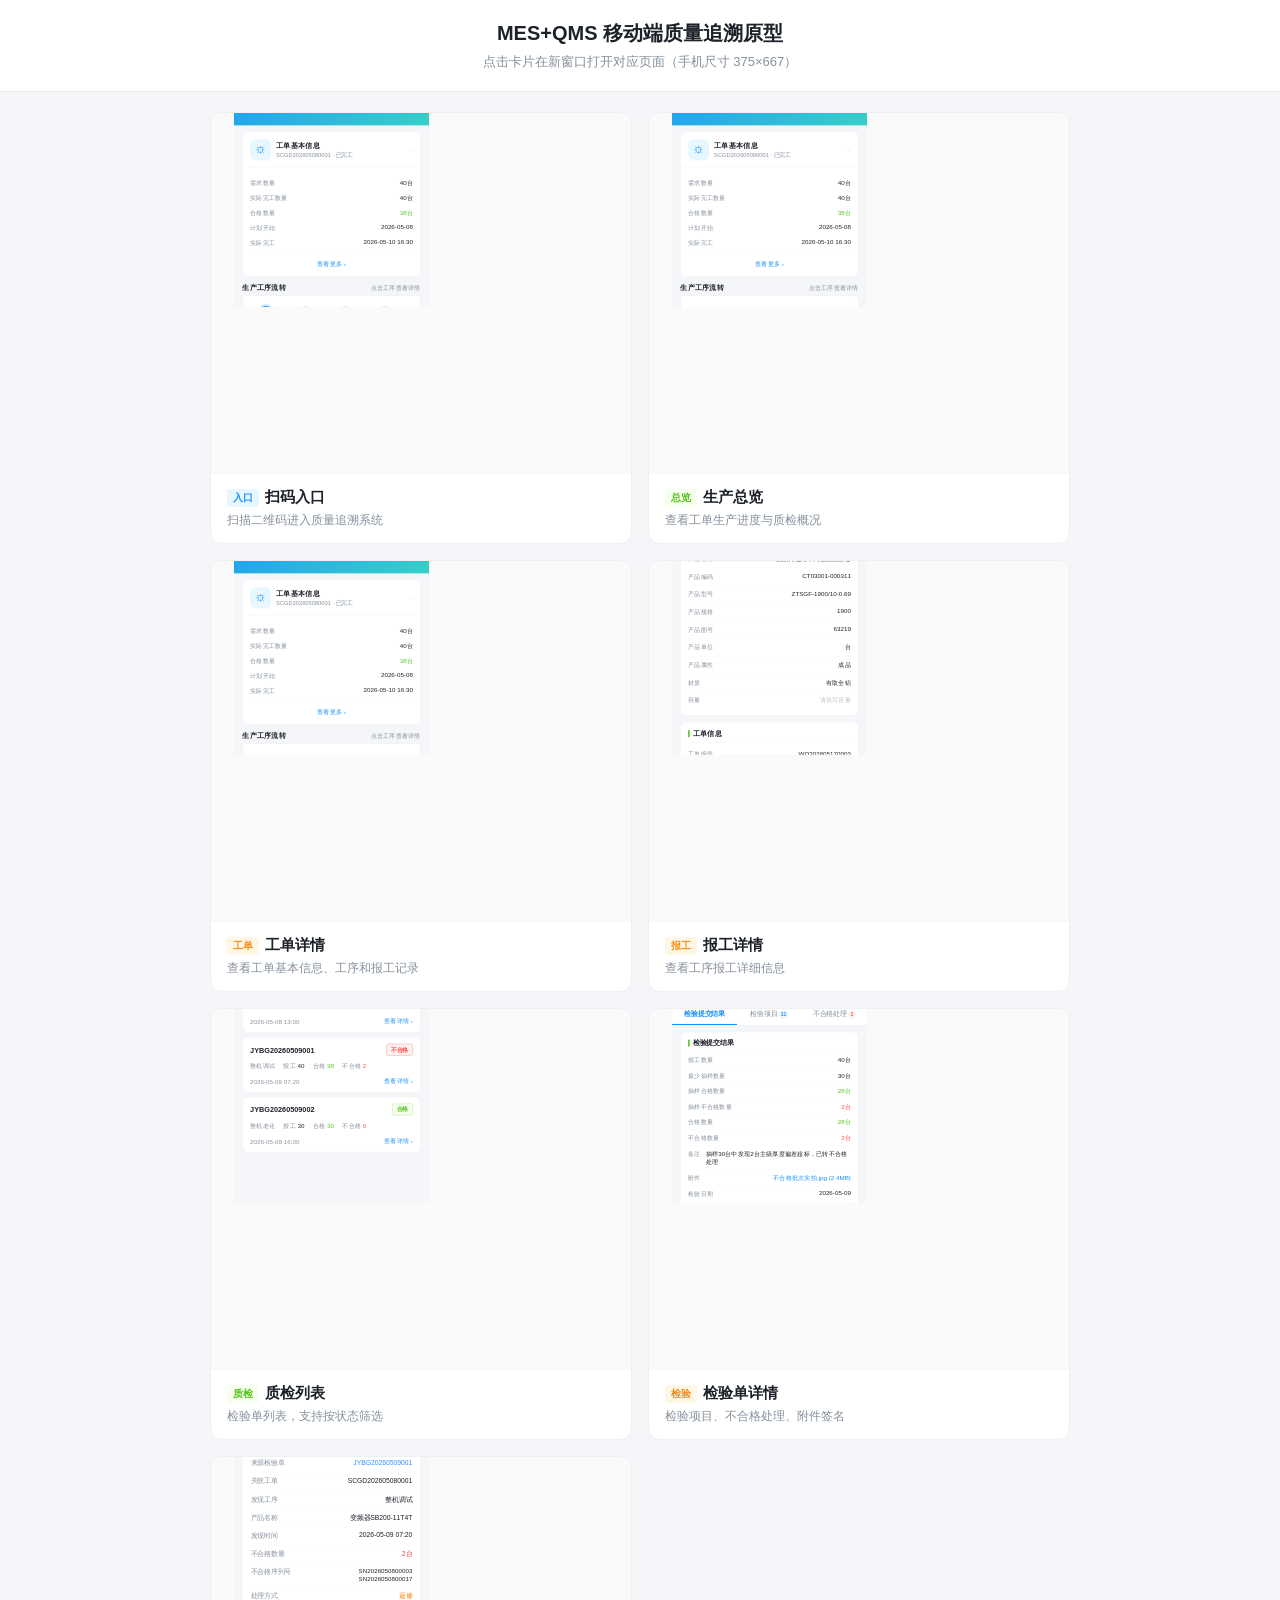
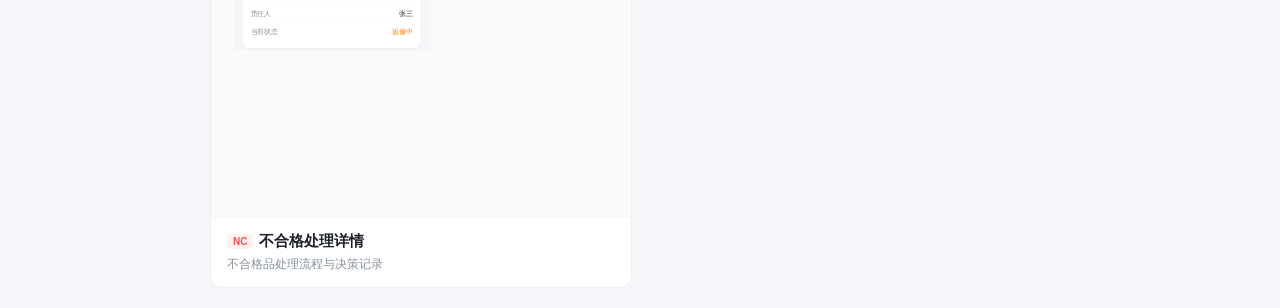
<file: index.html>
<!DOCTYPE html>
<html lang="zh-CN">
<head>
<meta charset="UTF-8">
<meta name="viewport" content="width=device-width,initial-scale=1.0">
<title>移动端质量追溯原型</title>
<style>
*{margin:0;padding:0;box-sizing:border-box}
body{font-family:PingFang SC,Microsoft YaHei,sans-serif;background:#f5f6fa;color:#1d2129;min-height:100vh}
.header{background:#fff;padding:20px;border-bottom:1px solid #e8e8e8;text-align:center}
.header h1{font-size:20px;font-weight:600;margin-bottom:6px}
.header p{font-size:13px;color:#86909c}
.grid{display:grid;grid-template-columns:repeat(auto-fill,minmax(280px,1fr));gap:16px;padding:20px;max-width:900px;margin:0 auto}
.card{background:#fff;border-radius:12px;border:1px solid #f0f0f0;overflow:hidden;transition:box-shadow .2s;cursor:pointer;text-decoration:none;color:inherit;display:block}
.card:hover{box-shadow:0 4px 16px rgba(0,0,0,.08)}
.card-preview{height:360px;background:#fafafa;display:flex;align-items:center;justify-content:center;overflow:hidden}
.card-preview iframe{width:375px;height:667px;border:none;transform:scale(.52);transform-origin:top left}
.card-body{padding:14px 16px;border-top:1px solid #f5f5f5}
.card-title{font-size:15px;font-weight:600;margin-bottom:4px;display:flex;align-items:center;gap:6px}
.card-desc{font-size:12px;color:#86909c;line-height:1.5}
.badge{font-size:10px;padding:2px 6px;border-radius:3px;font-weight:600}
.badge-entry{background:#e6f7ff;color:#1890ff}
.badge-list{background:#f6ffed;color:#52c41a}
.badge-detail{background:#fff7e6;color:#fa8c16}
.badge-nc{background:#fff1f0;color:#ff4d4f}
</style>
</head>
<body>
<div class="header">
  <h1>MES+QMS 移动端质量追溯原型</h1>
  <p>点击卡片在新窗口打开对应页面（手机尺寸 375×667）</p>
</div>
<div class="grid">

  <a class="card" href="mobile-scan.html" target="_blank">
    <div class="card-preview"><iframe src="mobile-scan.html" scrolling="no"></iframe></div>
    <div class="card-body">
      <div class="card-title"><span class="badge badge-entry">入口</span>扫码入口</div>
      <div class="card-desc">扫描二维码进入质量追溯系统</div>
    </div>
  </a>

  <a class="card" href="mobile-overview.html" target="_blank">
    <div class="card-preview"><iframe src="mobile-overview.html" scrolling="no"></iframe></div>
    <div class="card-body">
      <div class="card-title"><span class="badge badge-list">总览</span>生产总览</div>
      <div class="card-desc">查看工单生产进度与质检概况</div>
    </div>
  </a>

  <a class="card" href="mobile-production.html" target="_blank">
    <div class="card-preview"><iframe src="mobile-production.html" scrolling="no"></iframe></div>
    <div class="card-body">
      <div class="card-title"><span class="badge badge-detail">工单</span>工单详情</div>
      <div class="card-desc">查看工单基本信息、工序和报工记录</div>
    </div>
  </a>

  <a class="card" href="mobile-wo-detail.html" target="_blank">
    <div class="card-preview"><iframe src="mobile-wo-detail.html" scrolling="no"></iframe></div>
    <div class="card-body">
      <div class="card-title"><span class="badge badge-detail">报工</span>报工详情</div>
      <div class="card-desc">查看工序报工详细信息</div>
    </div>
  </a>

  <a class="card" href="mobile-quality.html" target="_blank">
    <div class="card-preview"><iframe src="mobile-quality.html" scrolling="no"></iframe></div>
    <div class="card-body">
      <div class="card-title"><span class="badge badge-list">质检</span>质检列表</div>
      <div class="card-desc">检验单列表，支持按状态筛选</div>
    </div>
  </a>

  <a class="card" href="mobile-qc-detail.html" target="_blank">
    <div class="card-preview"><iframe src="mobile-qc-detail.html" scrolling="no"></iframe></div>
    <div class="card-body">
      <div class="card-title"><span class="badge badge-detail">检验</span>检验单详情</div>
      <div class="card-desc">检验项目、不合格处理、附件签名</div>
    </div>
  </a>

  <a class="card" href="mobile-nc-detail.html" target="_blank">
    <div class="card-preview"><iframe src="mobile-nc-detail.html" scrolling="no"></iframe></div>
    <div class="card-body">
      <div class="card-title"><span class="badge badge-nc">NC</span>不合格处理详情</div>
      <div class="card-desc">不合格品处理流程与决策记录</div>
    </div>
  </a>

</div>
</body>
</html>
</file>
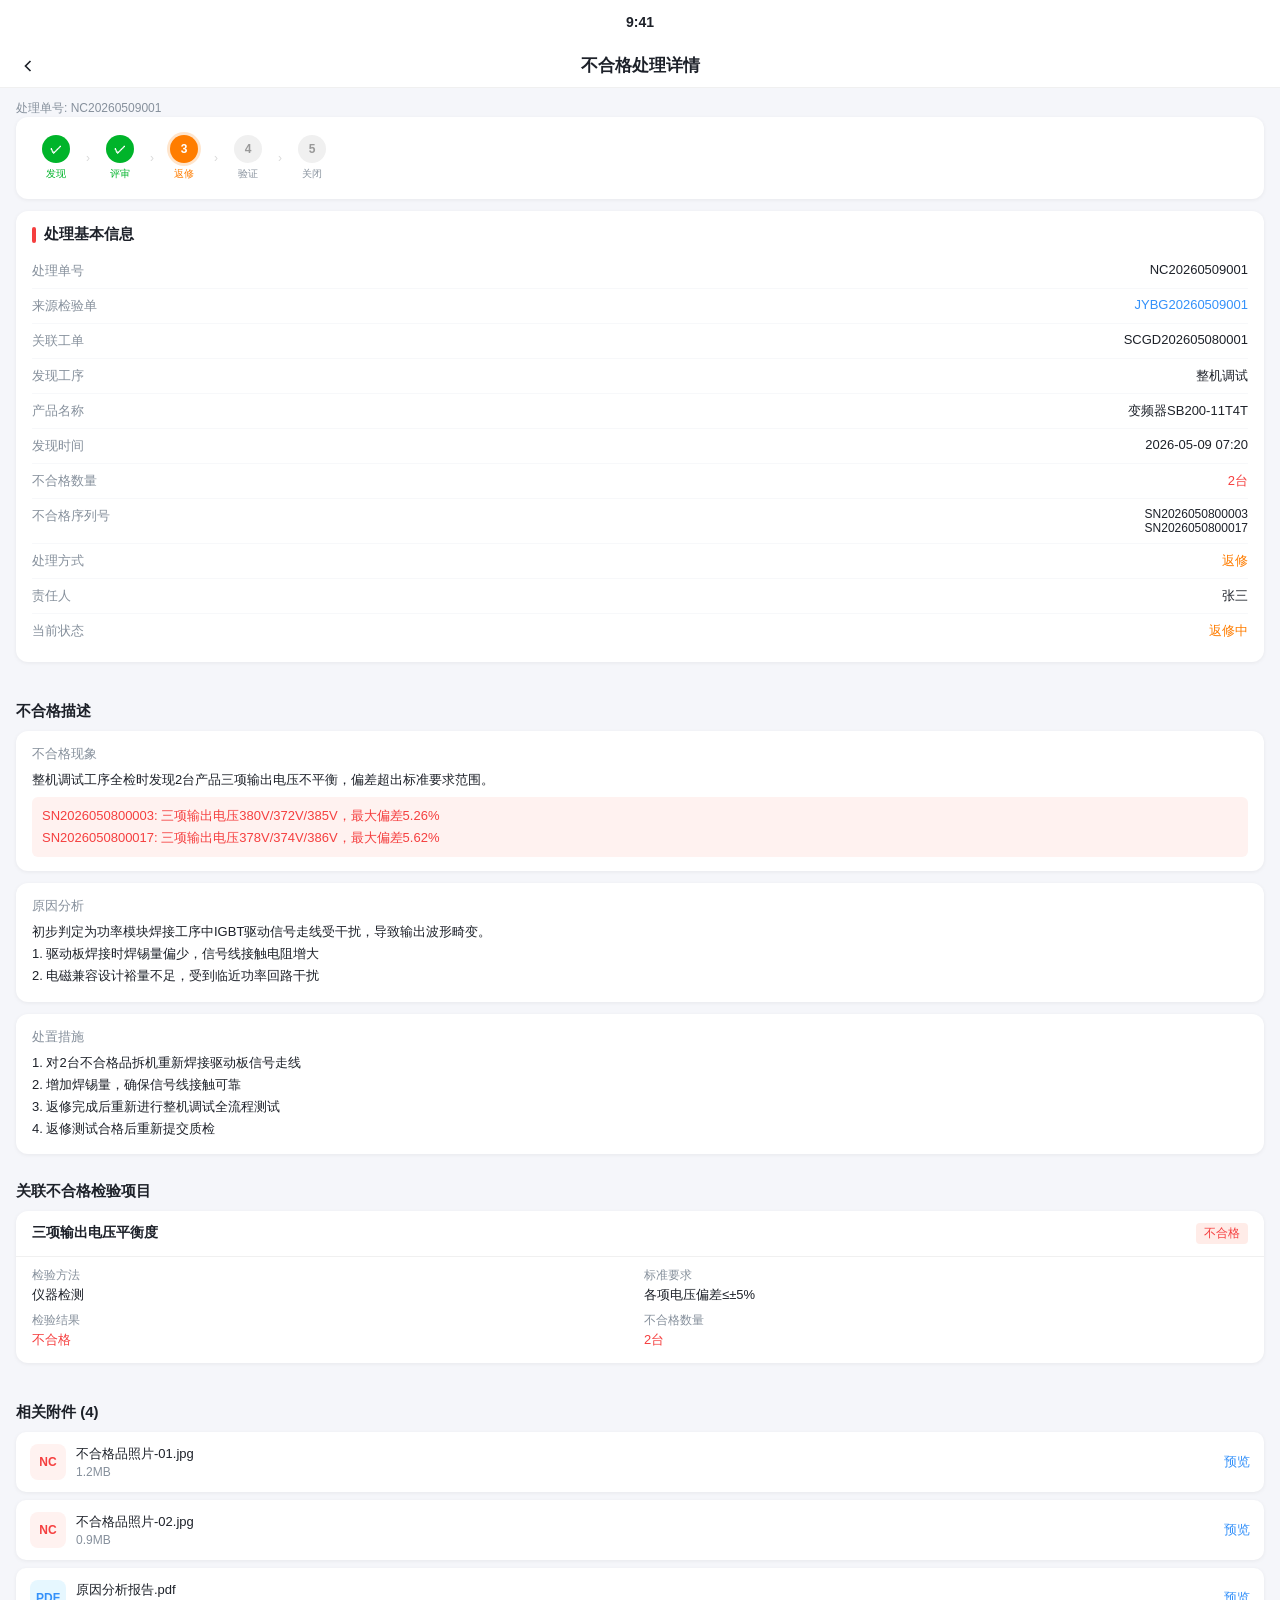
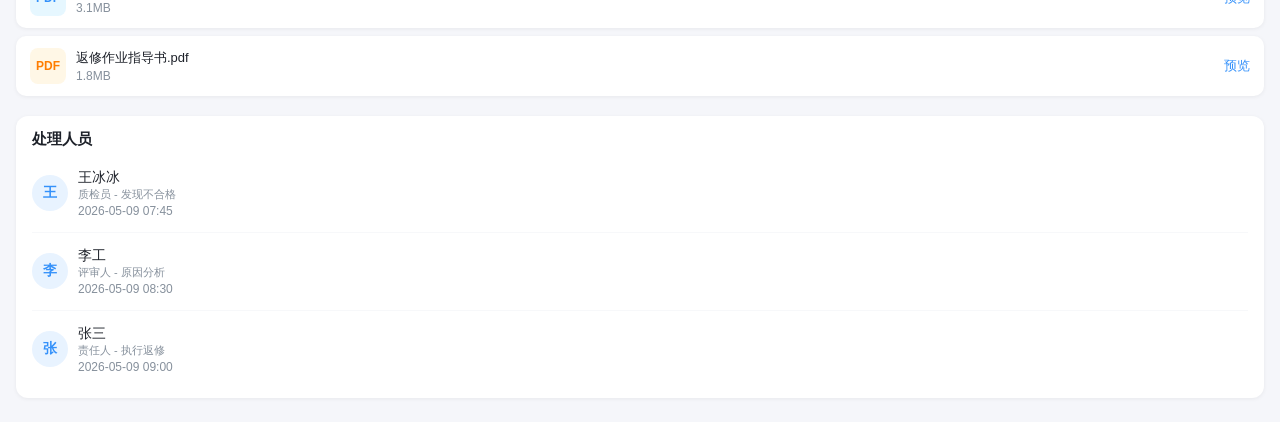
<file: mobile-nc-detail.html>
<!DOCTYPE html>
<html lang="zh-CN">
<head>
<meta charset="UTF-8">
<meta name="viewport" content="width=device-width,initial-scale=1.0,maximum-scale=1.0,user-scalable=no">
<title>不合格处理详情</title>
<link rel="stylesheet" href="mobile-common.css">
<style>
.sbar{height:44px;display:flex;align-items:center;justify-content:center;font-size:14px;font-weight:600;color:#1d2129;background:#fff;position:sticky;top:0;z-index:100}
.nbar{display:flex;align-items:center;height:44px;background:#fff;padding:0 12px;position:sticky;top:44px;z-index:99;border-bottom:1px solid #f0f0f0}
.nb-back{width:32px;height:32px;display:flex;align-items:center;justify-content:center;cursor:pointer}
.nb-back svg{width:20px;height:20px}
.nb-title{flex:1;text-align:center;font-size:17px;font-weight:600;color:#1d2129;margin-right:32px}
.dsec{padding:0 16px 12px}
.dcard{background:#fff;border-radius:12px;overflow:hidden;margin-bottom:12px;box-shadow:0 1px 4px rgba(0,0,0,.06)}
.dcard-t{font-size:15px;font-weight:600;color:#1d2129;padding:14px 16px 10px;display:flex;align-items:center;gap:8px}
.dcard-b{padding:0 16px 14px}
.drow{display:flex;justify-content:space-between;align-items:flex-start;padding:8px 0;border-bottom:1px solid #f7f8fa}
.drow:last-child{border-bottom:none}
.dl{color:#86909c;font-size:13px;white-space:nowrap;margin-right:8px}
.dv{color:#1d2129;font-size:13px;text-align:right;flex:1;word-break:break-all}
.dv.red{color:#f53f3f}
.dv.orange{color:#ff7d00}
.dv.blue{color:#3491fa;cursor:pointer}
.stit{font-size:15px;font-weight:600;color:#1d2129;padding:16px 16px 10px}
.ncard{background:#fff;border-radius:12px;margin:0 16px 12px;box-shadow:0 1px 4px rgba(0,0,0,.06);overflow:hidden;padding:14px 16px}
.nt{font-size:13px;color:#86909c;margin-bottom:6px}
.ntx{font-size:13px;color:#1d2129;line-height:1.7}
.ntx.red{color:#f53f3f;background:#fff2f0;padding:8px 10px;border-radius:6px;margin-top:6px}
.nflow{display:flex;align-items:center;padding:12px 16px;margin:0 16px 12px;background:#fff;border-radius:12px;box-shadow:0 1px 4px rgba(0,0,0,.06);overflow-x:auto}
.nfs{flex-shrink:0;text-align:center;padding:6px 10px}
.nfs .nfc{width:28px;height:28px;border-radius:50%;margin:0 auto 4px;display:flex;align-items:center;justify-content:center;font-size:12px;font-weight:600}
.nfs.done .nfc{background:#00b42a;color:#fff}
.nfs.cur .nfc{background:#ff7d00;color:#fff;box-shadow:0 0 0 3px rgba(255,125,0,0.2)}
.nfs.pend .nfc{background:#f0f0f0;color:#999}
.nfs .nfn{font-size:10px;color:#86909c;white-space:nowrap}
.nfs.done .nfn{color:#00b42a}
.nfs.cur .nfn{color:#ff7d00;font-weight:500}
.nfa{flex-shrink:0;width:16px;color:#d9d9d9;font-size:12px;text-align:center}
.iic{background:#fff;border-radius:12px;margin-bottom:12px;box-shadow:0 1px 4px rgba(0,0,0,.06);overflow:hidden}
.iih{display:flex;justify-content:space-between;align-items:center;padding:12px 16px;border-bottom:1px solid #f0f0f0}
.iihn{font-size:14px;font-weight:600;color:#1d2129}
.iir{font-size:12px;font-weight:500;padding:2px 8px;border-radius:4px}
.iir.fail{background:#ffece8;color:#f53f3f}
.iid{display:grid;grid-template-columns:1fr 1fr;padding:10px 16px 14px;gap:8px}
.iicell{display:flex;flex-direction:column;gap:2px}
.iicl{font-size:12px;color:#86909c}
.iicv{font-size:13px;color:#1d2129}
.iicv.red{color:#f53f3f}
.asec{padding:0 16px 12px}
.ai{background:#fff;border-radius:10px;padding:12px 14px;margin-bottom:8px;display:flex;align-items:center;box-shadow:0 1px 4px rgba(0,0,0,.06)}
.aicon{width:36px;height:36px;border-radius:8px;display:flex;align-items:center;justify-content:center;font-size:12px;font-weight:600;margin-right:10px;flex-shrink:0}
.ainf{flex:1;min-width:0}
.anm{font-size:13px;color:#1d2129;font-weight:500}
.asz{font-size:12px;color:#86909c;margin-top:2px}
.aact{font-size:13px;color:#3491fa;cursor:pointer;white-space:nowrap;margin-left:8px}
.sr{display:flex;align-items:center;padding:10px 0}
.sa{width:36px;height:36px;border-radius:50%;background:#e8f3ff;color:#3491fa;display:flex;align-items:center;justify-content:center;font-size:14px;font-weight:600;margin-right:10px;flex-shrink:0}
.si{flex:1}
.sn{font-size:14px;font-weight:500;color:#1d2129}
.stm{font-size:12px;color:#86909c;margin-top:2px}
.srl{font-size:11px;color:#86909c}
.bsafe{height:env(safe-area-inset-bottom,20px)}
</style>
</head>
<body>
<div class="sbar">9:41</div>
<div class="nbar">
  <a class="nb-back" href="mobile-quality.html"><svg viewBox="0 0 24 24" fill="none" stroke="#1d2129" stroke-width="2"><path d="M15 18l-6-6 6-6"/></svg></a>
  <div class="nb-title">不合格处理详情</div>
</div>
<div style="font-size:12px;color:#86909c;padding:12px 16px 0">处理单号: NC20260509001</div>
<div class="nflow">
  <div class="nfs done"><div class="nfc">&#10003;</div><div class="nfn">发现</div></div>
  <div class="nfa">&#8250;</div>
  <div class="nfs done"><div class="nfc">&#10003;</div><div class="nfn">评审</div></div>
  <div class="nfa">&#8250;</div>
  <div class="nfs cur"><div class="nfc">3</div><div class="nfn">返修</div></div>
  <div class="nfa">&#8250;</div>
  <div class="nfs pend"><div class="nfc">4</div><div class="nfn">验证</div></div>
  <div class="nfa">&#8250;</div>
  <div class="nfs pend"><div class="nfc">5</div><div class="nfn">关闭</div></div>
</div>
<div class="dsec">
  <div class="dcard">
    <div class="dcard-t"><span style="display:inline-block;width:4px;height:16px;background:#f53f3f;border-radius:2px"></span>处理基本信息</div>
    <div class="dcard-b">
      <div class="drow"><span class="dl">处理单号</span><span class="dv">NC20260509001</span></div>
      <div class="drow"><span class="dl">来源检验单</span><span class="dv blue" onclick="location.href='mobile-qc-detail.html'">JYBG20260509001</span></div>
      <div class="drow"><span class="dl">关联工单</span><span class="dv">SCGD202605080001</span></div>
      <div class="drow"><span class="dl">发现工序</span><span class="dv">整机调试</span></div>
      <div class="drow"><span class="dl">产品名称</span><span class="dv">变频器SB200-11T4T</span></div>
      <div class="drow"><span class="dl">发现时间</span><span class="dv">2026-05-09 07:20</span></div>
      <div class="drow"><span class="dl">不合格数量</span><span class="dv red">2台</span></div>
      <div class="drow"><span class="dl">不合格序列号</span><span class="dv" style="font-size:12px">SN2026050800003<br>SN2026050800017</span></div>
      <div class="drow"><span class="dl">处理方式</span><span class="dv orange">返修</span></div>
      <div class="drow"><span class="dl">责任人</span><span class="dv">张三</span></div>
      <div class="drow"><span class="dl">当前状态</span><span class="dv orange">返修中</span></div>
    </div>
  </div>
</div>
<div class="stit">不合格描述</div>
<div class="ncard">
  <div class="nt">不合格现象</div>
  <div class="ntx">整机调试工序全检时发现2台产品三项输出电压不平衡，偏差超出标准要求范围。
    <div class="ntx red">SN2026050800003: 三项输出电压380V/372V/385V，最大偏差5.26%<br>SN2026050800017: 三项输出电压378V/374V/386V，最大偏差5.62%</div>
  </div>
</div>
<div class="ncard">
  <div class="nt">原因分析</div>
  <div class="ntx">初步判定为功率模块焊接工序中IGBT驱动信号走线受干扰，导致输出波形畸变。<br>1. 驱动板焊接时焊锡量偏少，信号线接触电阻增大<br>2. 电磁兼容设计裕量不足，受到临近功率回路干扰</div>
</div>
<div class="ncard">
  <div class="nt">处置措施</div>
  <div class="ntx">1. 对2台不合格品拆机重新焊接驱动板信号走线<br>2. 增加焊锡量，确保信号线接触可靠<br>3. 返修完成后重新进行整机调试全流程测试<br>4. 返修测试合格后重新提交质检</div>
</div>
<div class="stit">关联不合格检验项目</div>
<div style="padding:0 16px 12px">
  <div class="iic">
    <div class="iih"><span class="iihn">三项输出电压平衡度</span><span class="iir fail">不合格</span></div>
    <div class="iid">
      <div class="iicell"><span class="iicl">检验方法</span><span class="iicv">仪器检测</span></div>
      <div class="iicell"><span class="iicl">标准要求</span><span class="iicv">各项电压偏差&le;&plusmn;5%</span></div>
      <div class="iicell"><span class="iicl">检验结果</span><span class="iicv red">不合格</span></div>
      <div class="iicell"><span class="iicl">不合格数量</span><span class="iicv red">2台</span></div>
    </div>
  </div>
</div>
<div class="stit">相关附件 (4)</div>
<div class="asec">
  <div class="ai"><div class="aicon" style="background:#fff2f0;color:#f53f3f">NC</div><div class="ainf"><div class="anm">不合格品照片-01.jpg</div><div class="asz">1.2MB</div></div><span class="aact">预览</span></div>
  <div class="ai"><div class="aicon" style="background:#fff2f0;color:#f53f3f">NC</div><div class="ainf"><div class="anm">不合格品照片-02.jpg</div><div class="asz">0.9MB</div></div><span class="aact">预览</span></div>
  <div class="ai"><div class="aicon" style="background:#e6f7ff;color:#3491fa">PDF</div><div class="ainf"><div class="anm">原因分析报告.pdf</div><div class="asz">3.1MB</div></div><span class="aact">预览</span></div>
  <div class="ai"><div class="aicon" style="background:#fff7e6;color:#ff7d00">PDF</div><div class="ainf"><div class="anm">返修作业指导书.pdf</div><div class="asz">1.8MB</div></div><span class="aact">预览</span></div>
</div>
<div class="dsec">
  <div class="dcard">
    <div class="dcard-t">处理人员</div>
    <div class="dcard-b">
      <div class="sr"><div class="sa">王</div><div class="si"><div class="sn">王冰冰</div><div class="srl">质检员 - 发现不合格</div><div class="stm">2026-05-09 07:45</div></div></div>
      <div style="height:1px;background:#f7f8fa;margin:4px 0"></div>
      <div class="sr"><div class="sa">李</div><div class="si"><div class="sn">李工</div><div class="srl">评审人 - 原因分析</div><div class="stm">2026-05-09 08:30</div></div></div>
      <div style="height:1px;background:#f7f8fa;margin:4px 0"></div>
      <div class="sr"><div class="sa">张</div><div class="si"><div class="sn">张三</div><div class="srl">责任人 - 执行返修</div><div class="stm">2026-05-09 09:00</div></div></div>
    </div>
  </div>
</div>
<div class="bsafe"></div>
</body>
</html>
</file>
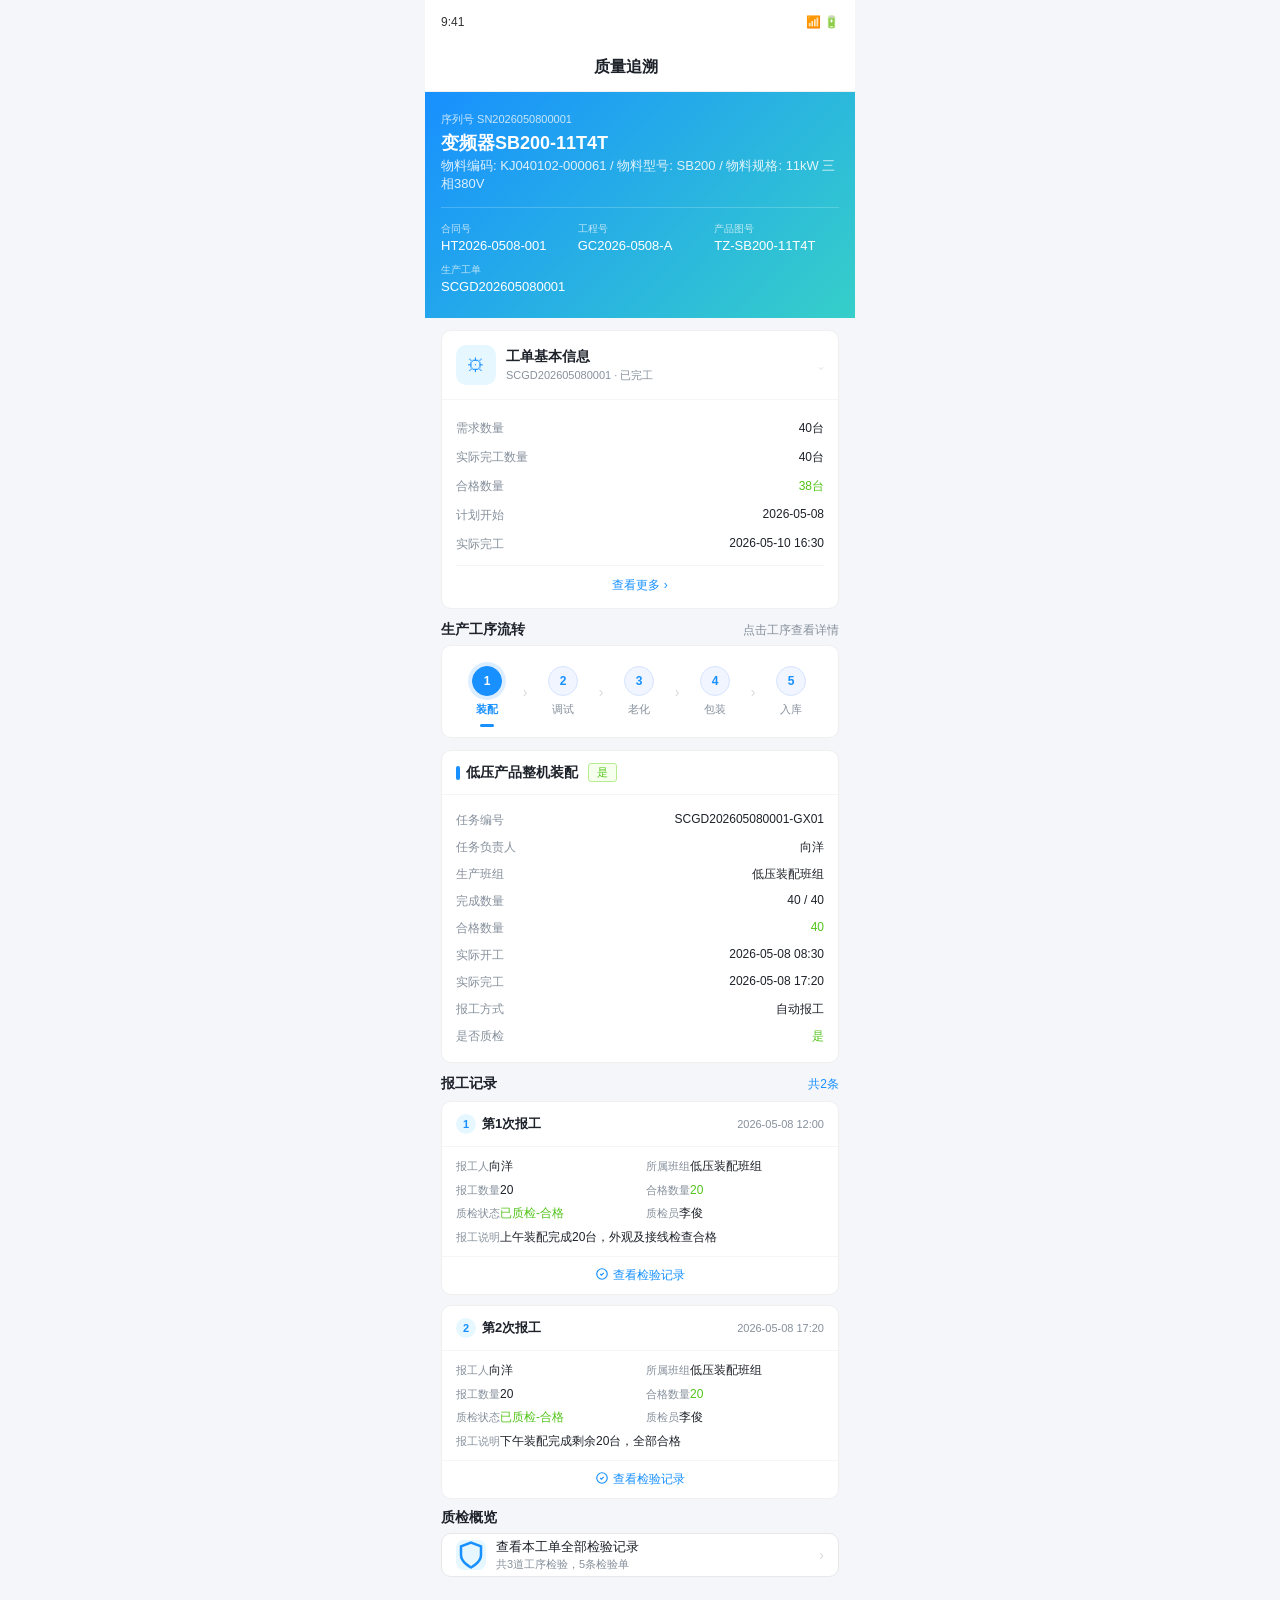
<file: mobile-overview.html>
<!DOCTYPE html>
<html lang="zh-CN">
<head>
<meta charset="UTF-8">
<meta name="viewport" content="width=device-width,initial-scale=1.0,maximum-scale=1.0,user-scalable=no">
<title>质量追溯</title>
<link rel="stylesheet" href="mobile-common.css">
<style>
/* 工序流程图（追溯模式：所有工序统一样式） */
.trace-flow{display:flex;align-items:center;overflow-x:auto;padding:14px 16px;margin:0 16px 12px;background:#fff;border-radius:10px;border:1px solid #f0f0f0}
.trace-flow::-webkit-scrollbar{display:none}
.tf-step{flex-shrink:0;text-align:center;padding:6px 14px;cursor:pointer;position:relative}
.tf-step .tfc{width:30px;height:30px;border-radius:50%;margin:0 auto 6px;display:flex;align-items:center;justify-content:center;font-size:12px;font-weight:600;background:#f0f5ff;color:#1890ff;border:1.5px solid #d6e4ff;transition:all .2s}
.tf-step .tfn{font-size:11px;color:#86909c;white-space:nowrap}
.tf-step.selected .tfc{background:#1890ff;color:#fff;border-color:#1890ff;box-shadow:0 0 0 4px rgba(24,144,255,0.15)}
.tf-step.selected .tfn{color:#1890ff;font-weight:600}
.tf-step.selected::after{content:'';position:absolute;bottom:-4px;left:50%;transform:translateX(-50%);width:14px;height:3px;background:#1890ff;border-radius:2px}
.tf-arrow{flex-shrink:0;width:18px;color:#d9d9d9;font-size:14px;text-align:center}

/* 产品头重点信息网格(覆盖默认2列flex) */
.product-header .product-meta{display:grid;grid-template-columns:repeat(3,1fr);gap:10px 12px}
.product-header .pm-item{min-width:0}
.product-header .pm-item .pm-value{overflow:hidden;text-overflow:ellipsis;white-space:nowrap}

/* 工序详情面板 */
.gx-panel{display:none;animation:fadeIn .2s ease}
.gx-panel.active{display:block}
@keyframes fadeIn{from{opacity:0;transform:translateY(6px)}to{opacity:1;transform:translateY(0)}}

/* 工序基本信息卡片 */
.gx-info-card{background:#fff;border-radius:10px;margin:0 16px 12px;border:1px solid #f0f0f0;overflow:hidden}
.gxic-header{padding:12px 14px;border-bottom:1px solid #f5f5f5;display:flex;align-items:center;justify-content:space-between}
.gxic-header h4{font-size:14px;font-weight:600;color:#1d2129;display:flex;align-items:center;gap:6px}
.gxic-body{padding:12px 14px}
.gxic-row{display:flex;justify-content:space-between;padding:5px 0}
.gxic-row .gxic-label{font-size:12px;color:#86909c}
.gxic-row .gxic-val{font-size:12px;color:#1d2129;font-weight:500;text-align:right}

/* 报工记录卡片 */
.bg-list{padding:0 16px}
.bg-card{background:#fff;border-radius:10px;border:1px solid #f0f0f0;margin-bottom:10px;overflow:hidden}
.bgc-header{padding:12px 14px;border-bottom:1px solid #f5f5f5;display:flex;align-items:center;justify-content:space-between}
.bgc-no{font-size:13px;font-weight:600;color:#1d2129;display:flex;align-items:center;gap:6px}
.bgc-no .bgc-idx{display:inline-flex;align-items:center;justify-content:center;width:20px;height:20px;border-radius:50%;background:#e6f7ff;color:#1890ff;font-size:11px;font-weight:600}
.bgc-time{font-size:11px;color:#86909c}
.bgc-body{padding:10px 14px}
.bgc-grid{display:grid;grid-template-columns:1fr 1fr;gap:6px 12px}
.bgc-cell .bgc-label{font-size:11px;color:#86909c}
.bgc-cell .bgc-val{font-size:12px;color:#1d2129;font-weight:500}
.bgc-cell .bgc-val.green{color:#52c41a}
.bgc-cell .bgc-val.red{color:#ff4d4f}
.bgc-footer{display:flex;border-top:1px solid #f5f5f5}
.bgc-btn{flex:1;padding:10px;text-align:center;font-size:12px;color:#1890ff;cursor:pointer;font-weight:500}
.bgc-btn:active{background:#fafafa}
.bgc-btn svg{width:14px;height:14px;vertical-align:-2px;margin-right:4px}

/* 主操作按钮 */
.action-bar{padding:0 16px 16px}
.action-btn{width:100%;height:44px;background:#fff;border:1px solid #e8e8e8;border-radius:10px;display:flex;align-items:center;justify-content:space-between;padding:0 14px;cursor:pointer;transition:all .15s}
.action-btn:active{background:#fafafa}
.action-btn .ab-left{display:flex;align-items:center;gap:10px}
.action-btn .ab-icon{width:30px;height:30px;border-radius:8px;background:#e6f7ff;color:#1890ff;display:flex;align-items:center;justify-content:center;font-size:14px}
.action-btn .ab-text{font-size:13px;font-weight:500;color:#1d2129}
.action-btn .ab-sub{font-size:11px;color:#86909c;margin-top:1px}
.action-btn .ab-arrow{color:#d9d9d9;font-size:14px}

/* 空状态 */
.gx-empty{text-align:center;padding:32px 16px;color:#c0c0c0;font-size:13px;background:#fff;margin:0 16px;border-radius:10px;border:1px solid #f0f0f0}

/* 状态标签 */
.gx-tag{padding:1px 8px;border-radius:3px;font-size:11px;font-weight:500;margin-left:4px}
.gx-tag.green{background:#f6ffed;color:#52c41a;border:1px solid #b7eb8f}
.gx-tag.blue{background:#e6f7ff;color:#1890ff;border:1px solid #91d5ff}
.gx-tag.gray{background:#f5f5f5;color:#999;border:1px solid #e8e8e8}
.gx-tag.red{background:#fff1f0;color:#ff4d4f;border:1px solid #ffa39e}
</style>
</head>
<body>
<div class="phone-frame">
  <div class="status-bar"><span class="time">9:41</span><span>📶 🔋</span></div>
  <div class="nav-bar">
    <div class="back" style="visibility:hidden"></div>
    <div class="title">质量追溯</div>
    <div class="action"></div>
  </div>

  <!-- 产品信息头 -->
  <div class="product-header">
    <div class="product-sn">序列号 SN2026050800001</div>
    <div class="product-name">变频器SB200-11T4T</div>
    <div class="product-model">物料编码: KJ040102-000061 / 物料型号: SB200 / 物料规格: 11kW 三相380V</div>
    <div class="product-meta">
      <div class="pm-item"><span class="pm-label">合同号</span><span class="pm-value">HT2026-0508-001</span></div>
      <div class="pm-item"><span class="pm-label">工程号</span><span class="pm-value">GC2026-0508-A</span></div>
      <div class="pm-item"><span class="pm-label">产品图号</span><span class="pm-value">TZ-SB200-11T4T</span></div>
      <div class="pm-item"><span class="pm-label">生产工单</span><span class="pm-value">SCGD202605080001</span></div>
    </div>
  </div>

  <!-- 工单信息卡片 -->
  <div class="process-card" style="margin-top:12px">
    <div class="pc-header" onclick="toggleWO()">
      <div class="pc-icon" style="background:#e6f7ff;color:#1890ff">&#9881;</div>
      <div class="pc-info"><div class="pc-name">工单基本信息</div><div class="pc-sub">SCGD202605080001 · 已完工</div></div>
      <span class="pc-arrow" id="woArrow" style="transition:transform .2s">&#8964;</span>
    </div>
    <div class="pc-body" id="woBody">
      <div class="pc-row"><span class="pc-label">需求数量</span><span class="pc-value">40台</span></div>
      <div class="pc-row"><span class="pc-label">实际完工数量</span><span class="pc-value">40台</span></div>
      <div class="pc-row"><span class="pc-label">合格数量</span><span class="pc-value" style="color:#52c41a">38台</span></div>
      <div class="pc-row"><span class="pc-label">计划开始</span><span class="pc-value">2026-05-08</span></div>
      <div class="pc-row"><span class="pc-label">实际完工</span><span class="pc-value">2026-05-10 16:30</span></div>
      <div style="border-top:1px solid #f5f5f5;margin-top:6px;padding-top:10px;text-align:center">
        <a href="mobile-wo-detail.html" style="font-size:12px;color:#1890ff;text-decoration:none">查看更多 &#8250;</a>
      </div>
    </div>
  </div>

  <!-- 工序流转 -->
  <div style="padding:0 16px 6px;display:flex;align-items:center;justify-content:space-between">
    <span style="font-size:14px;font-weight:600">生产工序流转</span>
    <span style="font-size:12px;color:#86909c">点击工序查看详情</span>
  </div>
  <div class="trace-flow" id="gxFlow">
    <div class="tf-step" onclick="switchGx(0)"><div class="tfc">1</div><div class="tfn">装配</div></div>
    <div class="tf-arrow">&#8250;</div>
    <div class="tf-step" onclick="switchGx(1)"><div class="tfc">2</div><div class="tfn">调试</div></div>
    <div class="tf-arrow">&#8250;</div>
    <div class="tf-step" onclick="switchGx(2)"><div class="tfc">3</div><div class="tfn">老化</div></div>
    <div class="tf-arrow">&#8250;</div>
    <div class="tf-step" onclick="switchGx(3)"><div class="tfc">4</div><div class="tfn">包装</div></div>
    <div class="tf-arrow">&#8250;</div>
    <div class="tf-step" onclick="switchGx(4)"><div class="tfc">5</div><div class="tfn">入库</div></div>
  </div>

  <!-- ====== 工序1: 装配 ====== -->
  <div class="gx-panel" id="gx0">
    <div class="gx-info-card">
      <div class="gxic-header">
        <h4><span style="display:inline-block;width:4px;height:14px;background:#1890ff;border-radius:2px"></span>低压产品整机装配 <span class="gx-tag green">是</span></h4>
      </div>
      <div class="gxic-body">
        <div class="gxic-row"><span class="gxic-label">任务编号</span><span class="gxic-val">SCGD202605080001-GX01</span></div>
        <div class="gxic-row"><span class="gxic-label">任务负责人</span><span class="gxic-val">向洋</span></div>
        <div class="gxic-row"><span class="gxic-label">生产班组</span><span class="gxic-val">低压装配班组</span></div>
        <div class="gxic-row"><span class="gxic-label">完成数量</span><span class="gxic-val">40 / 40</span></div>
        <div class="gxic-row"><span class="gxic-label">合格数量</span><span class="gxic-val" style="color:#52c41a">40</span></div>
        <div class="gxic-row"><span class="gxic-label">实际开工</span><span class="gxic-val">2026-05-08 08:30</span></div>
        <div class="gxic-row"><span class="gxic-label">实际完工</span><span class="gxic-val">2026-05-08 17:20</span></div>
        <div class="gxic-row"><span class="gxic-label">报工方式</span><span class="gxic-val">自动报工</span></div>
        <div class="gxic-row"><span class="gxic-label">是否质检</span><span class="gxic-val" style="color:#52c41a">是</span></div>
      </div>
    </div>
    <div class="section-title" style="margin-bottom:8px">报工记录 <span class="st-more">共2条</span></div>
    <div class="bg-list">
      <div class="bg-card">
        <div class="bgc-header">
          <span class="bgc-no"><span class="bgc-idx">1</span>第1次报工</span>
          <span class="bgc-time">2026-05-08 12:00</span>
        </div>
        <div class="bgc-body">
          <div class="bgc-grid">
            <div class="bgc-cell"><span class="bgc-label">报工人</span><span class="bgc-val">向洋</span></div>
            <div class="bgc-cell"><span class="bgc-label">所属班组</span><span class="bgc-val">低压装配班组</span></div>
            <div class="bgc-cell"><span class="bgc-label">报工数量</span><span class="bgc-val">20</span></div>
            <div class="bgc-cell"><span class="bgc-label">合格数量</span><span class="bgc-val green">20</span></div>
            <div class="bgc-cell"><span class="bgc-label">质检状态</span><span class="bgc-val green">已质检-合格</span></div>
            <div class="bgc-cell"><span class="bgc-label">质检员</span><span class="bgc-val">李俊</span></div>
            <div class="bgc-cell" style="grid-column:span 2"><span class="bgc-label">报工说明</span><span class="bgc-val">上午装配完成20台，外观及接线检查合格</span></div>
          </div>
        </div>
        <div class="bgc-footer">
          <div class="bgc-btn" onclick="location.href='mobile-qc-detail.html'"><svg viewBox="0 0 24 24" fill="none" stroke="currentColor" stroke-width="2"><path d="M9 12l2 2 4-4"/><path d="M21 12c0 4.97-4.03 9-9 9s-9-4.03-9-9 4.03-9 9-9 9 4.03 9 9z"/></svg>查看检验记录</div>
        </div>
      </div>
      <div class="bg-card">
        <div class="bgc-header">
          <span class="bgc-no"><span class="bgc-idx">2</span>第2次报工</span>
          <span class="bgc-time">2026-05-08 17:20</span>
        </div>
        <div class="bgc-body">
          <div class="bgc-grid">
            <div class="bgc-cell"><span class="bgc-label">报工人</span><span class="bgc-val">向洋</span></div>
            <div class="bgc-cell"><span class="bgc-label">所属班组</span><span class="bgc-val">低压装配班组</span></div>
            <div class="bgc-cell"><span class="bgc-label">报工数量</span><span class="bgc-val">20</span></div>
            <div class="bgc-cell"><span class="bgc-label">合格数量</span><span class="bgc-val green">20</span></div>
            <div class="bgc-cell"><span class="bgc-label">质检状态</span><span class="bgc-val green">已质检-合格</span></div>
            <div class="bgc-cell"><span class="bgc-label">质检员</span><span class="bgc-val">李俊</span></div>
            <div class="bgc-cell" style="grid-column:span 2"><span class="bgc-label">报工说明</span><span class="bgc-val">下午装配完成剩余20台，全部合格</span></div>
          </div>
        </div>
        <div class="bgc-footer">
          <div class="bgc-btn" onclick="location.href='mobile-qc-detail.html'"><svg viewBox="0 0 24 24" fill="none" stroke="currentColor" stroke-width="2"><path d="M9 12l2 2 4-4"/><path d="M21 12c0 4.97-4.03 9-9 9s-9-4.03-9-9 4.03-9 9-9 9 4.03 9 9z"/></svg>查看检验记录</div>
        </div>
      </div>
    </div>
  </div>

  <!-- ====== 工序2: 调试 ====== -->
  <div class="gx-panel" id="gx1">
    <div class="gx-info-card">
      <div class="gxic-header">
        <h4><span style="display:inline-block;width:4px;height:14px;background:#1890ff;border-radius:2px"></span>整机调试 <span class="gx-tag green">是</span></h4>
      </div>
      <div class="gxic-body">
        <div class="gxic-row"><span class="gxic-label">任务编号</span><span class="gxic-val">SCGD202605080001-GX02</span></div>
        <div class="gxic-row"><span class="gxic-label">任务负责人</span><span class="gxic-val">张三</span></div>
        <div class="gxic-row"><span class="gxic-label">生产班组</span><span class="gxic-val">调试班组</span></div>
        <div class="gxic-row"><span class="gxic-label">完成数量</span><span class="gxic-val">40 / 40</span></div>
        <div class="gxic-row"><span class="gxic-label">合格数量</span><span class="gxic-val" style="color:#52c41a">38</span></div>
        <div class="gxic-row"><span class="gxic-label">不合格数量</span><span class="gxic-val" style="color:#ff4d4f">2</span></div>
        <div class="gxic-row"><span class="gxic-label">实际开工</span><span class="gxic-val">2026-05-08 18:00</span></div>
        <div class="gxic-row"><span class="gxic-label">实际完工</span><span class="gxic-val">2026-05-09 06:40</span></div>
        <div class="gxic-row"><span class="gxic-label">报工方式</span><span class="gxic-val">人工报工</span></div>
        <div class="gxic-row"><span class="gxic-label">是否质检</span><span class="gxic-val" style="color:#52c41a">是</span></div>
      </div>
    </div>
    <div class="section-title" style="margin-bottom:8px">报工记录 <span class="st-more">共1条</span></div>
    <div class="bg-list">
      <div class="bg-card">
        <div class="bgc-header">
          <span class="bgc-no"><span class="bgc-idx">1</span>第1次报工</span>
          <span class="bgc-time">2026-05-09 06:40</span>
        </div>
        <div class="bgc-body">
          <div class="bgc-grid">
            <div class="bgc-cell"><span class="bgc-label">报工人</span><span class="bgc-val">张三</span></div>
            <div class="bgc-cell"><span class="bgc-label">所属班组</span><span class="bgc-val">调试班组</span></div>
            <div class="bgc-cell"><span class="bgc-label">报工数量</span><span class="bgc-val">40</span></div>
            <div class="bgc-cell"><span class="bgc-label">合格数量</span><span class="bgc-val green">38</span></div>
            <div class="bgc-cell"><span class="bgc-label">不合格数量</span><span class="bgc-val red">2</span></div>
            <div class="bgc-cell"><span class="bgc-label">质检状态</span><span class="bgc-val red">已质检-不合格</span></div>
            <div class="bgc-cell"><span class="bgc-label">质检员</span><span class="bgc-val">王冰冰</span></div>
            <div class="bgc-cell"><span class="bgc-label">不合格处理单</span><span class="bgc-val red">NC20260509001</span></div>
            <div class="bgc-cell" style="grid-column:span 2"><span class="bgc-label">报工说明</span><span class="bgc-val">整机调试完成，2台输出电压偏低需返修</span></div>
          </div>
        </div>
        <div class="bgc-footer">
          <div class="bgc-btn" onclick="location.href='mobile-qc-detail.html'"><svg viewBox="0 0 24 24" fill="none" stroke="currentColor" stroke-width="2"><path d="M9 12l2 2 4-4"/><path d="M21 12c0 4.97-4.03 9-9 9s-9-4.03-9-9 4.03-9 9-9 9 4.03 9 9z"/></svg>查看检验记录 <span style="background:#fff1f0;color:#ff4d4f;font-size:10px;padding:1px 6px;border-radius:3px;margin-left:4px;font-weight:600">2份</span></div>
        </div>
      </div>
    </div>
  </div>

  <!-- ====== 工序3: 老化 ====== -->
  <div class="gx-panel" id="gx2">
    <div class="gx-info-card">
      <div class="gxic-header">
        <h4><span style="display:inline-block;width:4px;height:14px;background:#1890ff;border-radius:2px"></span>整机老化 <span class="gx-tag green">是</span></h4>
      </div>
      <div class="gxic-body">
        <div class="gxic-row"><span class="gxic-label">任务编号</span><span class="gxic-val">SCGD202605080001-GX03</span></div>
        <div class="gxic-row"><span class="gxic-label">任务负责人</span><span class="gxic-val">王五</span></div>
        <div class="gxic-row"><span class="gxic-label">生产班组</span><span class="gxic-val">老化班组</span></div>
        <div class="gxic-row"><span class="gxic-label">完成数量</span><span class="gxic-val">40 / 40</span></div>
        <div class="gxic-row"><span class="gxic-label">合格数量</span><span class="gxic-val" style="color:#52c41a">40</span></div>
        <div class="gxic-row"><span class="gxic-label">实际开工</span><span class="gxic-val">2026-05-09 08:00</span></div>
        <div class="gxic-row"><span class="gxic-label">实际完工</span><span class="gxic-val">2026-05-10 08:00</span></div>
        <div class="gxic-row"><span class="gxic-label">报工方式</span><span class="gxic-val">自动报工</span></div>
        <div class="gxic-row"><span class="gxic-label">是否质检</span><span class="gxic-val" style="color:#52c41a">是</span></div>
      </div>
    </div>
    <div class="section-title" style="margin-bottom:8px">报工记录 <span class="st-more">共2条</span></div>
    <div class="bg-list">
      <div class="bg-card">
        <div class="bgc-header">
          <span class="bgc-no"><span class="bgc-idx">1</span>第1次报工</span>
          <span class="bgc-time">2026-05-09 14:00</span>
        </div>
        <div class="bgc-body">
          <div class="bgc-grid">
            <div class="bgc-cell"><span class="bgc-label">报工人</span><span class="bgc-val">王五</span></div>
            <div class="bgc-cell"><span class="bgc-label">所属班组</span><span class="bgc-val">老化班组</span></div>
            <div class="bgc-cell"><span class="bgc-label">报工数量</span><span class="bgc-val">20</span></div>
            <div class="bgc-cell"><span class="bgc-label">合格数量</span><span class="bgc-val green">20</span></div>
            <div class="bgc-cell"><span class="bgc-label">质检状态</span><span class="bgc-val green">已质检-合格</span></div>
            <div class="bgc-cell"><span class="bgc-label">质检员</span><span class="bgc-val">李梅</span></div>
            <div class="bgc-cell" style="grid-column:span 2"><span class="bgc-label">报工说明</span><span class="bgc-val">老化测试24小时完成，各项指标正常</span></div>
          </div>
        </div>
        <div class="bgc-footer">
          <div class="bgc-btn" onclick="location.href='mobile-qc-detail.html'"><svg viewBox="0 0 24 24" fill="none" stroke="currentColor" stroke-width="2"><path d="M9 12l2 2 4-4"/><path d="M21 12c0 4.97-4.03 9-9 9s-9-4.03-9-9 4.03-9 9-9 9 4.03 9 9z"/></svg>查看检验记录</div>
        </div>
      </div>
      <div class="bg-card">
        <div class="bgc-header">
          <span class="bgc-no"><span class="bgc-idx">2</span>第2次报工</span>
          <span class="bgc-time">2026-05-10 08:00</span>
        </div>
        <div class="bgc-body">
          <div class="bgc-grid">
            <div class="bgc-cell"><span class="bgc-label">报工人</span><span class="bgc-val">王五</span></div>
            <div class="bgc-cell"><span class="bgc-label">所属班组</span><span class="bgc-val">老化班组</span></div>
            <div class="bgc-cell"><span class="bgc-label">报工数量</span><span class="bgc-val">20</span></div>
            <div class="bgc-cell"><span class="bgc-label">合格数量</span><span class="bgc-val green">20</span></div>
            <div class="bgc-cell"><span class="bgc-label">质检状态</span><span class="bgc-val green">已质检-合格</span></div>
            <div class="bgc-cell"><span class="bgc-label">质检员</span><span class="bgc-val">李梅</span></div>
            <div class="bgc-cell" style="grid-column:span 2"><span class="bgc-label">报工说明</span><span class="bgc-val">第二批老化完成，全部通过测试</span></div>
          </div>
        </div>
        <div class="bgc-footer">
          <div class="bgc-btn" onclick="location.href='mobile-qc-detail.html'"><svg viewBox="0 0 24 24" fill="none" stroke="currentColor" stroke-width="2"><path d="M9 12l2 2 4-4"/><path d="M21 12c0 4.97-4.03 9-9 9s-9-4.03-9-9 4.03-9 9-9 9 4.03 9 9z"/></svg>查看检验记录</div>
        </div>
      </div>
    </div>
  </div>

  <!-- ====== 工序4: 包装 ====== -->
  <div class="gx-panel" id="gx3">
    <div class="gx-info-card">
      <div class="gxic-header">
        <h4><span style="display:inline-block;width:4px;height:14px;background:#1890ff;border-radius:2px"></span>整机包装 <span class="gx-tag gray">否</span></h4>
      </div>
      <div class="gxic-body">
        <div class="gxic-row"><span class="gxic-label">任务编号</span><span class="gxic-val">SCGD202605080001-GX04</span></div>
        <div class="gxic-row"><span class="gxic-label">任务负责人</span><span class="gxic-val">赵六</span></div>
        <div class="gxic-row"><span class="gxic-label">生产班组</span><span class="gxic-val">包装入库班组</span></div>
        <div class="gxic-row"><span class="gxic-label">完成数量</span><span class="gxic-val">40 / 40</span></div>
        <div class="gxic-row"><span class="gxic-label">实际开工</span><span class="gxic-val">2026-05-10 09:00</span></div>
        <div class="gxic-row"><span class="gxic-label">实际完工</span><span class="gxic-val">2026-05-10 14:00</span></div>
        <div class="gxic-row"><span class="gxic-label">报工方式</span><span class="gxic-val">人工报工</span></div>
        <div class="gxic-row"><span class="gxic-label">是否质检</span><span class="gxic-val" style="color:#86909c">否</span></div>
      </div>
    </div>
    <div class="section-title" style="margin-bottom:8px">报工记录 <span class="st-more">共1条</span></div>
    <div class="bg-list">
      <div class="bg-card">
        <div class="bgc-header">
          <span class="bgc-no"><span class="bgc-idx">1</span>第1次报工</span>
          <span class="bgc-time">2026-05-10 14:00</span>
        </div>
        <div class="bgc-body">
          <div class="bgc-grid">
            <div class="bgc-cell"><span class="bgc-label">报工人</span><span class="bgc-val">赵六</span></div>
            <div class="bgc-cell"><span class="bgc-label">所属班组</span><span class="bgc-val">包装入库班组</span></div>
            <div class="bgc-cell"><span class="bgc-label">报工数量</span><span class="bgc-val">40</span></div>
            <div class="bgc-cell"><span class="bgc-label">质检状态</span><span class="bgc-val" style="color:#86909c">无需质检</span></div>
            <div class="bgc-cell" style="grid-column:span 2"><span class="bgc-label">报工说明</span><span class="bgc-val">全部产品包装完成，准备入库</span></div>
          </div>
        </div>
      </div>
    </div>
  </div>

  <!-- ====== 工序5: 入库 ====== -->
  <div class="gx-panel" id="gx4">
    <div class="gx-info-card">
      <div class="gxic-header">
        <h4><span style="display:inline-block;width:4px;height:14px;background:#1890ff;border-radius:2px"></span>整机入库 <span class="gx-tag gray">否</span></h4>
      </div>
      <div class="gxic-body">
        <div class="gxic-row"><span class="gxic-label">任务编号</span><span class="gxic-val">SCGD202605080001-GX05</span></div>
        <div class="gxic-row"><span class="gxic-label">任务负责人</span><span class="gxic-val">赵六</span></div>
        <div class="gxic-row"><span class="gxic-label">入库仓库</span><span class="gxic-val">成品仓A区</span></div>
        <div class="gxic-row"><span class="gxic-label">入库数量</span><span class="gxic-val">40台</span></div>
        <div class="gxic-row"><span class="gxic-label">入库时间</span><span class="gxic-val">2026-05-10 16:30</span></div>
        <div class="gxic-row"><span class="gxic-label">报工方式</span><span class="gxic-val">人工报工</span></div>
        <div class="gxic-row"><span class="gxic-label">是否质检</span><span class="gxic-val" style="color:#86909c">否</span></div>
      </div>
    </div>
    <div class="gx-empty">该工序无需报工质检</div>
  </div>

  <!-- 工单全部检验记录入口 -->
  <div style="padding:0 16px 6px;margin-top:4px"><span style="font-size:14px;font-weight:600">质检概览</span></div>
  <div class="action-bar">
    <div class="action-btn" onclick="location.href='mobile-quality.html'">
      <div class="ab-left">
        <div class="ab-icon"><svg viewBox="0 0 24 24" fill="none" stroke="currentColor" stroke-width="2"><path d="M12 22s8-4 8-10V5l-8-3-8 3v7c0 6 8 10 8 10z"/></svg></div>
        <div>
          <div class="ab-text">查看本工单全部检验记录</div>
          <div class="ab-sub">共3道工序检验，5条检验单</div>
        </div>
      </div>
      <span class="ab-arrow">&#8250;</span>
    </div>
  </div>

  <div class="bottom-safe"></div>
</div>

<script>
// 工序切换（流程图 + 面板联动）
function switchGx(idx){
  var steps=document.querySelectorAll('#gxFlow .tf-step');
  steps.forEach(function(s,i){
    s.classList.toggle('selected', i===idx);
  });
  for(var i=0;i<5;i++){
    var panel=document.getElementById('gx'+i);
    if(panel) panel.classList.toggle('active', i===idx);
  }
}

// 工单信息折叠/展开
var woExpanded=true;
function toggleWO(){
  woExpanded=!woExpanded;
  document.getElementById('woBody').style.display=woExpanded?'':'none';
  document.getElementById('woArrow').style.transform=woExpanded?'':'rotate(-90deg)';
}

// 默认选中第一个工序
switchGx(0);
</script>
</body>
</html>
</file>
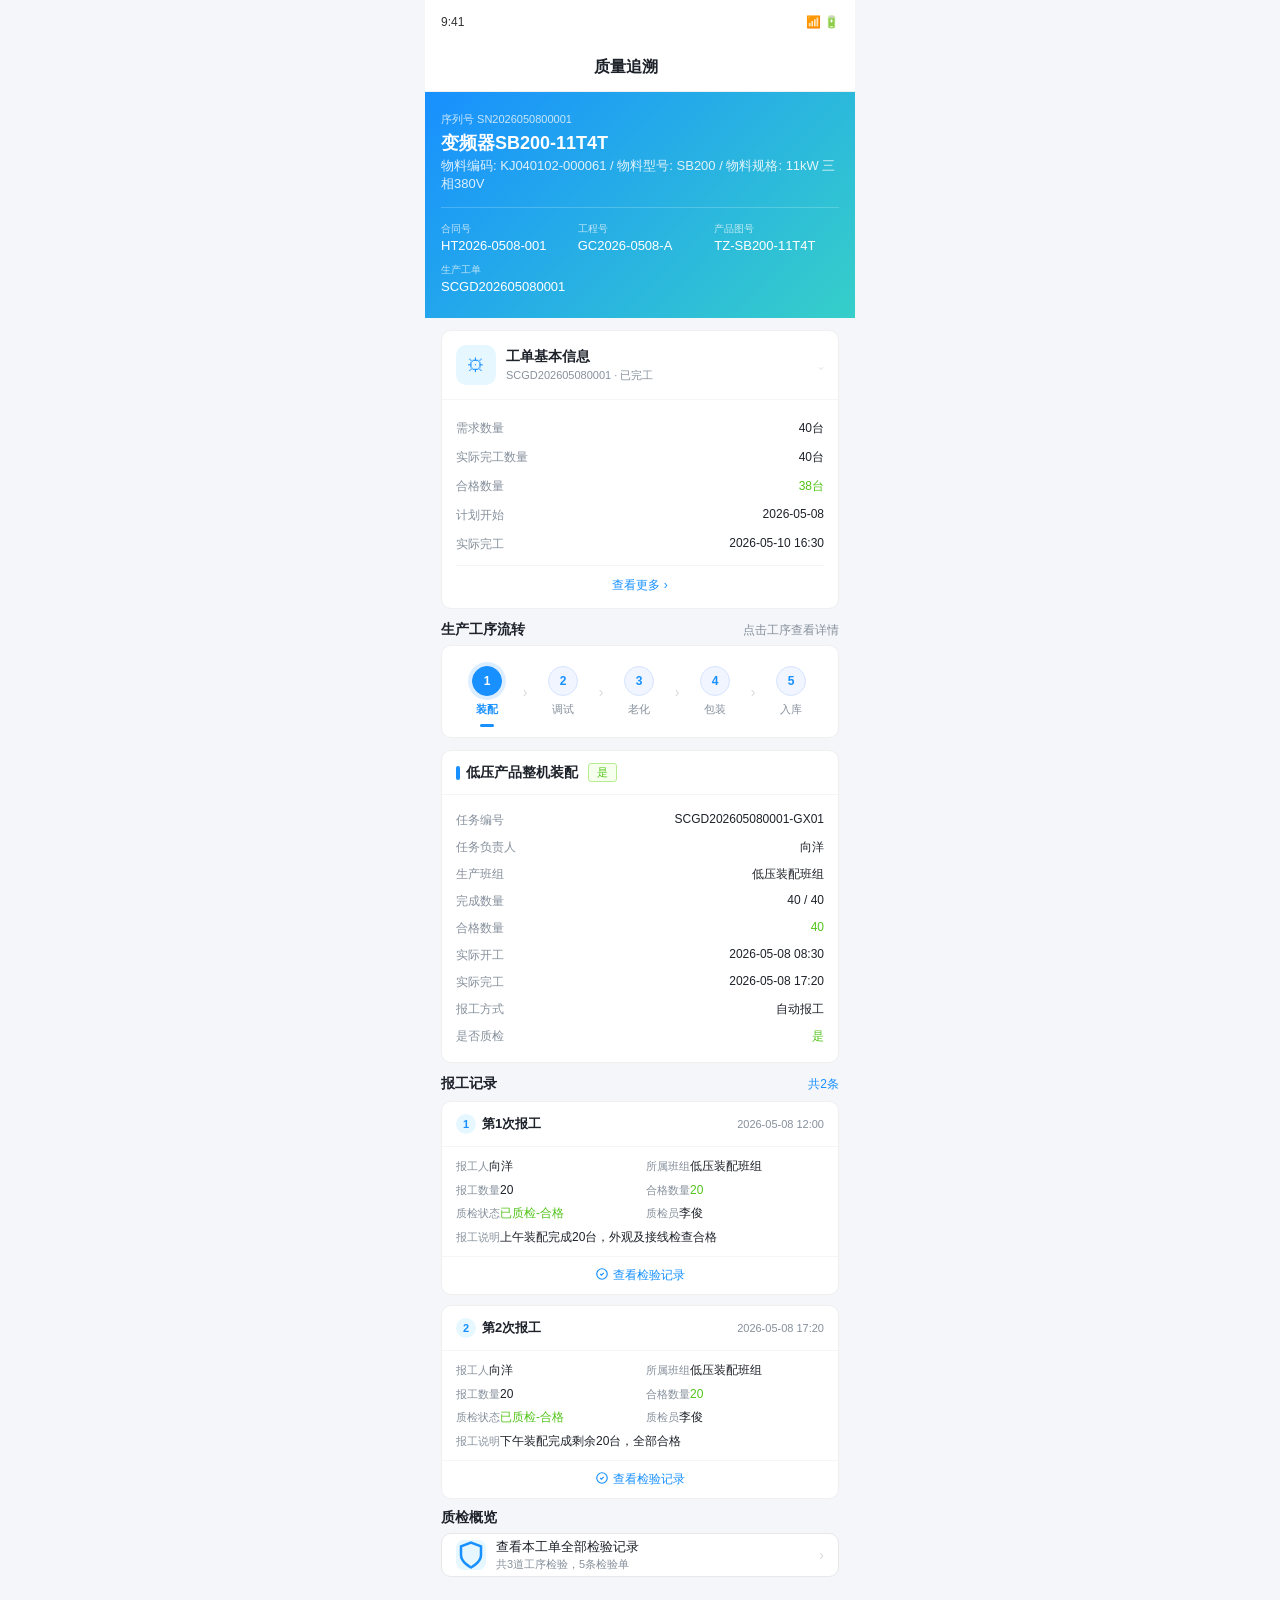
<file: mobile-production.html>
<!DOCTYPE html>
<html lang="zh-CN">
<head>
<meta charset="UTF-8">
<meta name="viewport" content="width=device-width,initial-scale=1.0,maximum-scale=1.0,user-scalable=no">
<meta http-equiv="refresh" content="0;url=mobile-overview.html">
<title>跳转中...</title>
</head>
<body>
<script>location.replace('mobile-overview.html');</script>
<p style="font-family:'PingFang SC','Microsoft YaHei',sans-serif;text-align:center;margin-top:40px;color:#86909c">页面已合并到追溯首页，正在跳转... <a href="mobile-overview.html">点击此处</a></p>
</body>
</html>
</file>
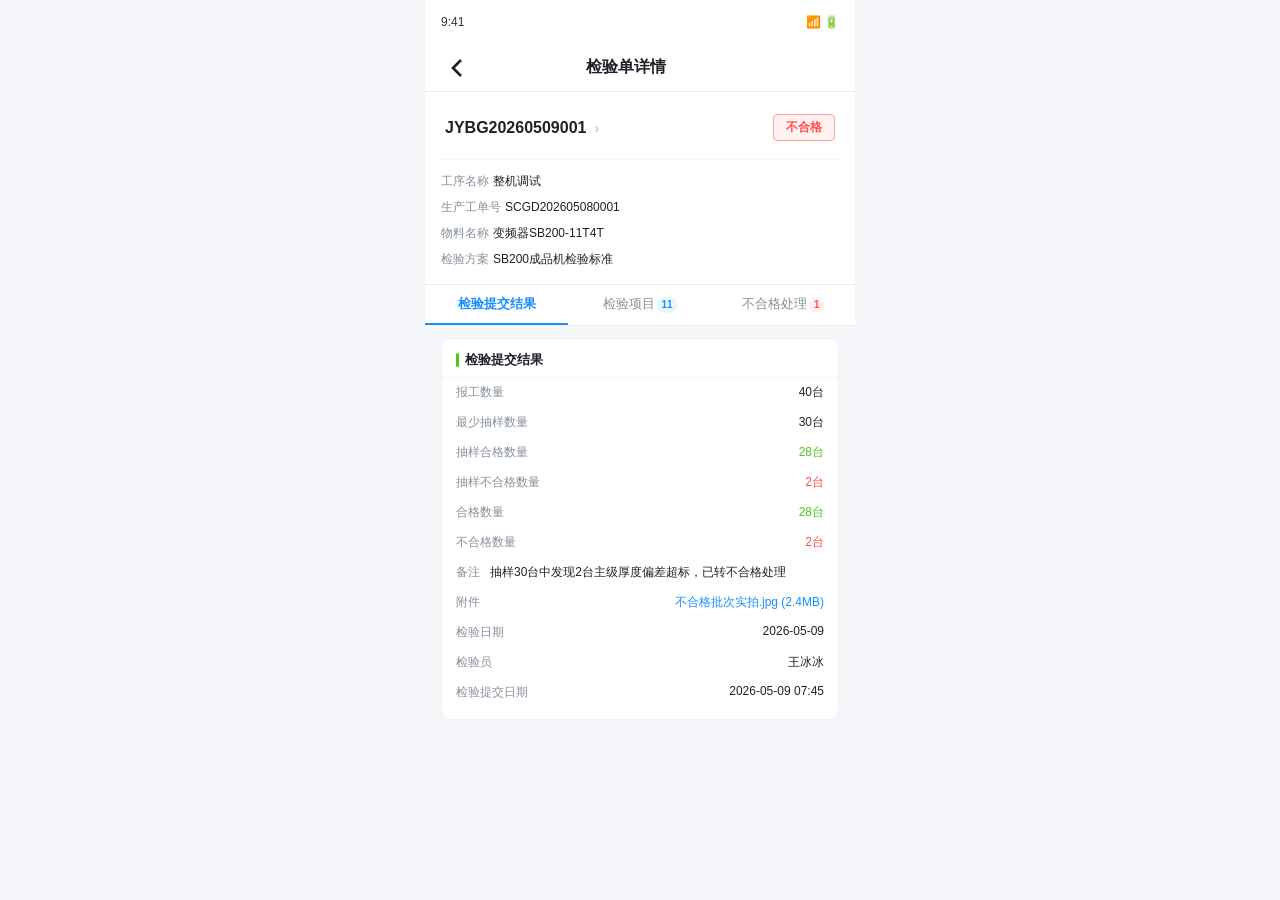
<file: mobile-qc-detail.html>
<!DOCTYPE html>
<html lang="zh-CN">
<head>
<meta charset="UTF-8">
<meta name="viewport" content="width=device-width,initial-scale=1.0,maximum-scale=1.0,user-scalable=no">
<title>检验单详情</title>
<link rel="stylesheet" href="mobile-common.css">
<style>
.phone-frame{max-width:430px;margin:0 auto;min-height:100vh;background:#f5f6fa;position:relative;overflow-x:hidden}
/* 顶部检验单摘要 */
.qc-summary{background:#fff;padding:16px;border-bottom:1px solid #f0f0f0;position:sticky;top:0;z-index:101}
.qc-summary-top{display:flex;justify-content:space-between;align-items:center;cursor:pointer;padding:6px 4px;transition:background .12s;border-radius:8px}
.qc-summary-top:active{background:#f5f5f5}
.qc-summary-no{font-size:16px;font-weight:700;color:#1d2129;display:flex;align-items:center;gap:6px}
.qc-summary-arrow{font-size:14px;color:#c9cdd4;margin-left:2px}
.qc-summary-result{font-size:12px;font-weight:600;padding:4px 12px;border-radius:4px}
.qc-summary-result.pass{background:#f6ffed;color:#52c41a;border:1px solid #b7eb8f}
.qc-summary-result.fail{background:#fff1f0;color:#ff4d4f;border:1px solid #ffa39e}
.qc-summary-meta{display:flex;flex-direction:column;gap:8px;margin-top:12px;padding-top:12px;border-top:1px solid #f5f5f5}
.qc-meta-row{display:flex;align-items:center;font-size:12px;line-height:1.5}
.qc-meta-label{color:#86909c;flex-shrink:0;margin-right:4px}
.qc-meta-val{color:#1d2129;font-weight:500;overflow:hidden;text-overflow:ellipsis;white-space:nowrap}
/* 检验单切换弹窗 */
.qc-picker-mask{position:fixed;inset:0;background:rgba(0,0,0,.4);z-index:300;display:none}
.qc-picker-mask.show{display:block}
.qc-picker{position:fixed;left:50%;bottom:0;transform:translateX(-50%);width:100%;max-width:430px;background:#fff;border-radius:14px 14px 0 0;z-index:301;animation:qcPickerUp .22s ease-out}
@keyframes qcPickerUp{from{transform:translate(-50%,100%)}to{transform:translate(-50%,0)}}
.qc-picker-hd{display:flex;align-items:center;justify-content:space-between;padding:14px 16px 10px;border-bottom:1px solid #f0f0f0}
.qc-picker-title{font-size:15px;font-weight:600;color:#1d2129}
.qc-picker-close{font-size:22px;color:#86909c;cursor:pointer;line-height:1;padding:0 2px}
.qc-picker-list{padding:8px 12px 16px;display:flex;flex-direction:column;gap:8px;max-height:60vh;overflow-y:auto}
.qc-picker-item{display:flex;align-items:center;justify-content:space-between;padding:12px 14px;border-radius:10px;border:1px solid #e8e8e8;cursor:pointer;transition:all .12s}
.qc-picker-item:active{background:#f5f5f5}
.qc-picker-item.current{border-color:#91d5ff;background:#f0f7ff}
.qc-pi-left{display:flex;flex-direction:column;gap:2px;min-width:0;flex:1}
.qc-pi-no{font-size:14px;font-weight:600;color:#1d2129;overflow:hidden;text-overflow:ellipsis;white-space:nowrap}
.qc-pi-info{font-size:11px;color:#86909c}
.qc-pi-right{display:flex;flex-direction:column;align-items:flex-end;gap:3px;flex-shrink:0;margin-left:10px}
.qc-pi-result{font-size:11px;font-weight:600;padding:2px 8px;border-radius:4px}
.qc-pi-result.pass{background:#f6ffed;color:#52c41a;border:1px solid #b7eb8f}
.qc-pi-result.fail{background:#fff1f0;color:#ff4d4f;border:1px solid #ffa39e}
.qc-pi-current{font-size:10px;color:#1890ff;font-weight:500}
/* Tab切换 */
.tab-bar{display:flex;background:#fff;border-bottom:1px solid #f0f0f0}
.tab-item{flex:1;text-align:center;padding:10px 0;font-size:13px;color:#86909c;cursor:pointer;border-bottom:2px solid transparent;transition:all .15s;position:relative}
.tab-item:active{background:#fafafa}
.tab-item.active{color:#1890ff;border-bottom-color:#1890ff;font-weight:600}
.tab-item .tab-badge{display:inline-block;min-width:16px;height:16px;line-height:16px;text-align:center;border-radius:8px;font-size:10px;font-weight:600;margin-left:2px;vertical-align:middle;padding:0 4px}
.tab-badge.blue{background:#e6f7ff;color:#1890ff}
.tab-badge.red{background:#fff1f0;color:#ff4d4f}
.tab-badge.green{background:#f6ffed;color:#52c41a}
/* Tab内容区 */
.tab-panel{display:none;padding:12px 16px 16px}
.tab-panel.active{display:block}
/* 检验单文档容器 */
.qc-doc{display:none}
.qc-doc.active{display:block}
/* 详情卡片 */
.detail-card{background:#fff;border-radius:10px;overflow:hidden;margin-bottom:10px;border:1px solid #f0f0f0}
.dc-title{font-size:13px;font-weight:600;color:#1d2129;padding:12px 14px 8px;display:flex;align-items:center;gap:6px}
.dc-title .dc-dot{width:3px;height:14px;border-radius:2px;background:#1890ff}
.dc-body{padding:0 14px 12px}
.dc-row{display:flex;justify-content:space-between;align-items:flex-start;padding:6px 0;border-bottom:1px solid #fafafa}
.dc-row:last-child{border-bottom:none}
.dc-label{color:#86909c;font-size:12px;white-space:nowrap;margin-right:10px}
.dc-val{color:#1d2129;font-size:12px;text-align:right;flex:1;word-break:break-all;font-weight:500}
.dc-val.red{color:#ff4d4f}
.dc-val.orange{color:#fa8c16}
.dc-val.green{color:#52c41a}
.dc-val.blue{color:#1890ff;cursor:pointer}
/* 检验项目卡片 */
.ii-card{background:#fff;border-radius:10px;border:1px solid #f0f0f0;margin-bottom:8px;overflow:hidden}
.ii-header{display:flex;justify-content:space-between;align-items:center;padding:10px 14px}
.ii-header-name{font-size:13px;font-weight:600;color:#1d2129}
.ii-result{font-size:11px;font-weight:600;padding:2px 8px;border-radius:4px}
.ii-result.pass{background:#f6ffed;color:#52c41a}
.ii-result.fail{background:#fff1f0;color:#ff4d4f}
.ii-detail{display:grid;grid-template-columns:1fr 1fr;gap:4px 12px;padding:0 14px 10px;border-top:1px solid #fafafa;padding-top:8px}
.ii-cell{display:flex;flex-direction:column;gap:1px}
.ii-cell-label{font-size:11px;color:#86909c}
.ii-cell-val{font-size:12px;color:#1d2129}
.ii-cell-val.red{color:#ff4d4f}
.ii-cell-val.green{color:#52c41a}
/* ===== 检验项目卡片(优化版) ===== */
.ipi-card{background:#fff;border-radius:10px;border:1px solid #f0f0f0;margin-bottom:10px;overflow:hidden}
.ipi-card.fail{border-color:#ffa39e}
.ipi-head{display:flex;align-items:flex-start;justify-content:space-between;padding:10px 12px;gap:8px;border-bottom:1px solid #f5f5f5}
.ipi-card.fail .ipi-head{background:#fff1f0;border-bottom-color:#ffd6d4}
.ipi-title{flex:1;min-width:0;font-size:13px;font-weight:600;color:#1d2129;line-height:1.45}
.ipi-idx{display:inline-flex;align-items:center;justify-content:center;min-width:20px;height:18px;padding:0 5px;border-radius:4px;background:#f0f5ff;color:#1890ff;font-size:11px;font-weight:700;margin-right:5px}
.ipi-tags{display:flex;flex-direction:column;align-items:flex-end;gap:4px;flex-shrink:0}
.ipi-trow{display:flex;gap:3px}
.ipi-tag{font-size:10px;padding:1px 6px;border-radius:3px;font-weight:500;white-space:nowrap;line-height:1.5}
.ipi-tag.quant{background:#fff7e6;color:#fa8c16;border:1px solid #ffd591}
.ipi-tag.qual{background:#e6f7ff;color:#1890ff;border:1px solid #91d5ff}
.ipi-tag.severe{background:#fff1f0;color:#ff4d4f;border:1px solid #ffa39e}
.ipi-tag.r-pass{background:#f6ffed;color:#52c41a;border:1px solid #b7eb8f;font-weight:600}
.ipi-tag.r-fail{background:#fff1f0;color:#ff4d4f;border:1px solid #ffa39e;font-weight:600}
.ipi-tag.recheck{background:#fff;color:#1890ff;border:1px solid #91d5ff;font-weight:500}
/* 定量量程 */
.ipi-quant{padding:10px 12px;background:#fafbff;border-bottom:1px solid #f5f5f5}
.ipi-range{display:grid;grid-template-columns:repeat(3,1fr);gap:6px;margin-bottom:8px}
.ipi-rcell{background:#fff;border:1px solid #e8e8e8;border-radius:6px;padding:6px 4px;text-align:center}
.ipi-rcell.std{background:#e6f7ff;border-color:#91d5ff}
.ipi-rlabel{font-size:10px;color:#86909c}
.ipi-rcell.std .ipi-rlabel{color:#1890ff}
.ipi-rval{font-size:13px;font-weight:600;color:#1d2129;margin-top:2px;word-break:break-all;line-height:1.3}
.ipi-rcell.std .ipi-rval{color:#1890ff}
/* 录入数据条 */
.ipi-input{display:flex;align-items:center;justify-content:space-between;background:#fff;border:1.5px solid #e8e8e8;border-radius:6px;padding:8px 10px;gap:8px}
.ipi-input.pass{border-color:#b7eb8f;background:#f6ffed}
.ipi-input.fail{border-color:#ffa39e;background:#fff1f0}
.ipi-input-l{font-size:11px;color:#86909c;display:flex;align-items:baseline;gap:6px}
.ipi-input-l strong{font-size:14px;color:#1d2129;font-weight:700}
.ipi-input.pass .ipi-input-l strong{color:#52c41a}
.ipi-input.fail .ipi-input-l strong{color:#ff4d4f}
.ipi-input-r{font-size:11px;color:#86909c;flex-shrink:0;font-weight:500}
.ipi-input.pass .ipi-input-r{color:#52c41a}
.ipi-input.fail .ipi-input-r{color:#ff4d4f}
/* 不合格描述 */
.ipi-desc{padding:8px 12px;background:#fff2f0;color:#ff4d4f;font-size:12px;line-height:1.5;border-bottom:1px solid #ffd6d4}
.ipi-desc strong{margin-right:4px;font-weight:600}
/* 通用元信息 */
.ipi-meta{padding:8px 12px;display:grid;grid-template-columns:1fr 1fr;gap:4px 12px;background:#fafafa;font-size:11px}
.ipi-meta-row{display:flex;justify-content:space-between;gap:4px;align-items:center}
.ipi-meta-row .ml{color:#86909c;flex-shrink:0}
.ipi-meta-row .mv{color:#1d2129;text-align:right;word-break:break-all;font-weight:500}
/* 简版卡片 brief */
.ipi-brief{padding:10px 12px;display:flex;align-items:center;gap:8px;border-bottom:1px solid #f5f5f5;background:#fafbff}
.ipi-card.fail .ipi-brief{background:#fff8f7}
.ipi-brief-l{display:flex;align-items:center;flex-wrap:wrap;gap:4px 8px;flex:1;min-width:0}
.ipi-brief-label{font-size:11px;color:#86909c}
.ipi-brief-val{font-size:13px;font-weight:700;color:#1d2129}
.ipi-brief-val.pass{color:#52c41a}
.ipi-brief-val.fail{color:#ff4d4f}
.ipi-brief-range{font-size:11px;color:#86909c;overflow:hidden;text-overflow:ellipsis;white-space:nowrap}
/* 卡片 chips + 详情入口 */
.ipi-foot{padding:8px 12px;display:flex;align-items:center;justify-content:space-between;gap:8px;background:#fff;border-top:1px solid #fafafa}
.ipi-chips{display:flex;gap:5px;flex-wrap:wrap;align-items:center}
.ipi-chip{font-size:10px;color:#86909c;background:#f5f6fa;border-radius:4px;padding:2px 6px;border:1px solid #e8e8e8;line-height:1.5;display:inline-flex;align-items:center;gap:3px}
.ipi-chip.nc{color:#ff4d4f;background:#fff1f0;border-color:#ffd6d4}
.ipi-chip.attach{color:#1890ff;background:#e6f7ff;border-color:#91d5ff}
.ipi-chip.remark{color:#fa8c16;background:#fff7e6;border-color:#ffd591}
.ipi-detail-link{font-size:12px;color:#1890ff;cursor:pointer;flex-shrink:0;font-weight:500;display:flex;align-items:center;gap:2px}
/* 详情弹窗 */
.ipi-modal{position:fixed;left:0;right:0;top:0;bottom:0;z-index:200;display:none}
.ipi-modal.show{display:block}
.ipi-modal-mask{position:absolute;inset:0;background:rgba(0,0,0,.45);animation:ipiFade .15s ease}
.ipi-modal-body{position:absolute;left:50%;bottom:0;transform:translateX(-50%);width:100%;max-width:430px;max-height:88vh;background:#f5f6fa;border-radius:14px 14px 0 0;display:flex;flex-direction:column;overflow:hidden;animation:ipiSlide .22s ease}
@keyframes ipiFade{from{opacity:0}to{opacity:1}}
@keyframes ipiSlide{from{transform:translate(-50%,100%)}to{transform:translate(-50%,0)}}
.ipi-modal-hd{display:flex;align-items:center;justify-content:space-between;padding:14px 16px;background:#fff;border-bottom:1px solid #f0f0f0;flex-shrink:0}
.ipi-modal-title{font-size:15px;font-weight:600;color:#1d2129;flex:1;display:flex;align-items:center;gap:8px}
.ipi-modal-close{font-size:24px;color:#86909c;cursor:pointer;line-height:1;padding:0 4px}
.ipi-modal-content{padding:12px;overflow-y:auto;flex:1;-webkit-overflow-scrolling:touch}
/* 弹窗内 section */
.ipi-section{background:#fff;border-radius:10px;border:1px solid #f0f0f0;margin-bottom:10px;overflow:hidden}
.ipi-section-hd{padding:10px 12px 8px;font-size:13px;font-weight:600;color:#1d2129;display:flex;align-items:center;gap:6px;border-bottom:1px solid #f5f5f5}
.ipi-section-hd .dot{width:3px;height:14px;border-radius:2px;background:#1890ff;flex-shrink:0}
.ipi-section-bd{padding:10px 12px}
.ipi-empty{padding:14px 12px;text-align:center;color:#c0c0c0;font-size:12px}
/* 附件列表 */
.ipi-attach-grid{display:flex;flex-direction:column;gap:6px}
.ipi-attach-item{display:flex;align-items:center;gap:10px;padding:8px;background:#fafafa;border-radius:6px;border:1px solid #f0f0f0}
.ipi-attach-thumb{width:38px;height:38px;border-radius:5px;display:flex;align-items:center;justify-content:center;font-size:11px;font-weight:700;flex-shrink:0}
.ipi-attach-meta{flex:1;min-width:0}
.ipi-attach-n{font-size:12px;color:#1d2129;font-weight:500;overflow:hidden;text-overflow:ellipsis;white-space:nowrap}
.ipi-attach-s{font-size:10px;color:#86909c;margin-top:2px}
.ipi-attach-action{font-size:12px;color:#1890ff;cursor:pointer;flex-shrink:0;padding:0 6px}
/* 备注块 */
.ipi-remark-box{background:#fafafa;border-radius:6px;padding:10px 12px;font-size:12px;color:#1d2129;line-height:1.6;word-break:break-all;text-align:justify}
.ipi-desc-box{background:#fff2f0;border-radius:6px;padding:10px 12px;font-size:12px;color:#ff4d4f;line-height:1.6;word-break:break-all;text-align:justify}
.nc-card{background:#fff;border-radius:10px;border:1px solid #f0f0f0;margin-bottom:10px;overflow:hidden}
.nc-header{padding:12px 14px 8px;font-size:13px;font-weight:600;color:#1d2129;display:flex;align-items:center;gap:6px}
.nc-header .nc-badge{font-size:11px;padding:2px 6px;border-radius:4px;background:#fff1f0;color:#ff4d4f;font-weight:600}
.nc-body{padding:0 14px 12px;display:block}
.nc-row{display:flex;justify-content:space-between;align-items:flex-start;padding:6px 0;border-bottom:1px solid #fafafa}
.nc-row:last-child{border-bottom:none}
.nc-label{color:#86909c;font-size:12px;white-space:nowrap;margin-right:10px}
.nc-val{color:#1d2129;font-size:12px;text-align:right;flex:1;word-break:break-all;font-weight:500}
.nc-val.orange{color:#fa8c16}
.nc-desc{background:#fff2f0;border-radius:6px;padding:10px 12px;font-size:12px;color:#ff4d4f;line-height:1.6;word-break:break-all;text-align:justify}
/* 不合格处理决策 */
.nc-summary{display:grid;grid-template-columns:repeat(2,1fr);gap:8px;padding:0 14px 12px}
.nc-summary .nc-sum-cell{background:#fafbff;border:1px solid #f0f0f0;border-radius:8px;padding:10px 12px}
.nc-summary .nc-sum-cell.danger{background:#fff1f0;border-color:#ffd6d4}
.nc-sum-label{font-size:11px;color:#86909c;margin-bottom:4px}
.nc-sum-val{font-size:18px;font-weight:700;color:#1d2129;line-height:1.2}
.nc-sum-val.red{color:#ff4d4f}
.nc-sum-val .unit{font-size:11px;color:#86909c;font-weight:400;margin-left:2px}
.nc-disp-list{padding:0 14px 12px;display:flex;flex-direction:column;gap:8px}
.nc-disp{display:flex;align-items:center;justify-content:space-between;padding:10px 12px;border-radius:8px;border:1px solid #f0f0f0;background:#fafafa}
.nc-disp-l{display:flex;align-items:center;gap:8px;min-width:0}
.nc-disp-tag{font-size:11px;font-weight:600;padding:3px 8px;border-radius:4px;flex-shrink:0}
.nc-disp-tag.scrap{background:#fff1f0;color:#ff4d4f}
.nc-disp-tag.rework{background:#fff7e6;color:#fa8c16}
.nc-disp-tag.concession{background:#e6f7ff;color:#1890ff}
.nc-disp-tag.return{background:#f9f0ff;color:#722ed1}
.nc-disp-tag.regrade{background:#f6ffed;color:#52c41a}
.nc-disp-name{font-size:13px;color:#1d2129;font-weight:500;overflow:hidden;text-overflow:ellipsis;white-space:nowrap}
.nc-disp-r{font-size:14px;font-weight:700;color:#1d2129;flex-shrink:0;margin-left:10px}
.nc-disp-r .unit{font-size:11px;color:#86909c;font-weight:400;margin-left:2px}
/* 空态 */
.empty-tip{text-align:center;padding:40px 16px;color:#c0c0c0;font-size:13px;background:#fff;border-radius:10px;border:1px solid #f0f0f0}
.empty-tip .et-icon{width:48px;height:48px;margin:0 auto 10px;background:#f6ffed;border-radius:50%;display:flex;align-items:center;justify-content:center;font-size:22px;color:#52c41a}
/* 附件 */
.attach-item{display:flex;align-items:center;gap:10px;padding:10px 12px;background:#fff;border-radius:8px;margin-bottom:6px;border:1px solid #f0f0f0}
.attach-icon{width:36px;height:36px;border-radius:6px;display:flex;align-items:center;justify-content:center;font-size:12px;font-weight:600;flex-shrink:0}
.attach-info{flex:1;min-width:0}
.attach-name{font-size:12px;color:#1d2129;font-weight:500;overflow:hidden;text-overflow:ellipsis;white-space:nowrap}
.attach-size{font-size:11px;color:#86909c;margin-top:1px}
.attach-action{font-size:12px;color:#1890ff;cursor:pointer;white-space:nowrap}
/* 签名 */
.sign-card{background:#fff;border-radius:10px;border:1px solid #f0f0f0;padding:12px 14px;margin-bottom:10px}
.sign-row{display:flex;align-items:center;gap:10px}
.sign-avatar{width:32px;height:32px;border-radius:50%;background:#e6f7ff;color:#1890ff;display:flex;align-items:center;justify-content:center;font-size:13px;font-weight:600;flex-shrink:0}
.sign-info{flex:1}
.sign-name{font-size:13px;font-weight:500;color:#1d2129}
.sign-time{font-size:11px;color:#86909c;margin-top:1px}
/* 统计条 */
.stat-strip{display:flex;gap:8px;margin-bottom:10px}
.stat-chip{flex:1;background:#fff;border-radius:8px;padding:10px;text-align:center;border:1px solid #f0f0f0}
.stat-chip .sc-val{font-size:16px;font-weight:700;color:#1d2129}
.stat-chip .sc-val.green{color:#52c41a}
.stat-chip .sc-val.red{color:#ff4d4f}
.stat-chip .sc-label{font-size:10px;color:#86909c;margin-top:2px}
/* ===== 检验项目列表(精简版) ===== */
.ipi-list{display:flex;flex-direction:column;gap:6px}
.ipi-row{background:#fff;border:1px solid #f0f0f0;border-radius:10px;padding:12px 14px;display:flex;align-items:center;justify-content:space-between;gap:10px;cursor:pointer;transition:background .15s}
.ipi-row:active{background:#fafafa}
.ipi-row.fail{border-color:#ffd6d4;background:#fff8f7}
.ipi-row-name{font-size:13px;font-weight:500;color:#1d2129;flex:1;min-width:0;overflow:hidden;text-overflow:ellipsis;white-space:nowrap}
.ipi-row-r{display:flex;align-items:center;flex-shrink:0}
.ipi-row-result{font-size:12px;font-weight:600;padding:4px 10px;border-radius:4px}
.ipi-row-result.pass{background:#f6ffed;color:#52c41a;border:1px solid #b7eb8f}
.ipi-row-result.fail{background:#fff1f0;color:#ff4d4f;border:1px solid #ffa39e}
.ipi-list-tip{text-align:center;padding:12px 0 4px;font-size:11px;color:#c0c0c0}
/* ===== 检验项目详情弹窗（tab切换） ===== */
.ipi-modal{position:fixed;inset:0;background:rgba(0,0,0,.5);display:none;align-items:flex-end;justify-content:center;z-index:1000}
.ipi-modal.active{display:flex}
.ipi-modal-box{background:#f5f6fa;width:100%;max-width:430px;max-height:88vh;border-radius:14px 14px 0 0;display:flex;flex-direction:column;animation:ipiSlideUp .25s ease-out}
@keyframes ipiSlideUp{from{transform:translateY(100%)}to{transform:translateY(0)}}
.ipi-modal-hd{padding:14px 16px;background:#fff;border-radius:14px 14px 0 0}
.ipi-modal-top{display:flex;align-items:center;justify-content:space-between}
.ipi-modal-title{flex:1;font-size:15px;font-weight:600;color:#1d2129;min-width:0}
.ipi-modal-close{font-size:24px;color:#86909c;cursor:pointer;line-height:1;padding:0 4px;flex-shrink:0}
.ipi-modal-tabs{display:flex;justify-content:space-between;align-items:center;padding:0 16px 0;background:#fff;border-bottom:1px solid #f0f0f0}
.ipi-modal-tab{padding:8px 0;font-size:13px;color:#86909c;cursor:pointer;border-bottom:2px solid transparent;transition:all .15s}
.ipi-modal-tab.active{color:#1890ff;border-bottom-color:#1890ff;font-weight:600}
.ipi-modal-bd{flex:1;overflow-y:auto;padding:14px 16px}
.bottom-safe{height:20px}
</style>
</head>
<body>
<div class="phone-frame">
  <div class="status-bar"><span class="time">9:41</span><span class="icons">&#x1f4f6; &#x1f50b;</span></div>
  <div class="nav-bar">
    <div class="back" onclick="location.href='mobile-quality.html'"><svg viewBox="0 0 24 24" fill="none" stroke="currentColor" stroke-width="2"><path d="M15 18l-6-6 6-6"/></svg></div>
    <div class="title">检验单详情</div><div class="action"></div>
  </div>

  <!-- ===================== 检验单A: 初次检验 ===================== -->
  <div class="qc-doc active" data-doc="0">
    <div class="qc-summary">
      <div class="qc-summary-top" onclick="openQcPicker()">
        <div class="qc-summary-no">JYBG20260509001 <span class="qc-summary-arrow">›</span></div>
        <span class="qc-summary-result fail">不合格</span>
      </div>
      <div class="qc-summary-meta">
        <div class="qc-meta-row"><span class="qc-meta-label">工序名称</span><span class="qc-meta-val">整机调试</span></div>
        <div class="qc-meta-row"><span class="qc-meta-label">生产工单号</span><span class="qc-meta-val">SCGD202605080001</span></div>
        <div class="qc-meta-row"><span class="qc-meta-label">物料名称</span><span class="qc-meta-val">变频器SB200-11T4T</span></div>
        <div class="qc-meta-row"><span class="qc-meta-label">检验方案</span><span class="qc-meta-val">SB200成品机检验标准</span></div>
      </div>
    </div>

    <div class="tab-bar">
      <div class="tab-item active" onclick="switchTab(0,this)">检验提交结果</div>
      <div class="tab-item" onclick="switchTab(1,this)">检验项目<span class="tab-badge blue">11</span></div>
      <div class="tab-item" onclick="switchTab(2,this)">不合格处理<span class="tab-badge red">1</span></div>
    </div>

    <div class="tab-panel active" data-tab="0">
      <div class="detail-card">
        <div class="dc-title"><span class="dc-dot" style="background:#52c41a"></span>检验提交结果</div>
        <div class="dc-body">
          <div class="dc-row"><span class="dc-label">报工数量</span><span class="dc-val">40台</span></div>
          <div class="dc-row"><span class="dc-label">最少抽样数量</span><span class="dc-val">30台</span></div>
          <div class="dc-row"><span class="dc-label">抽样合格数量</span><span class="dc-val" style="color:#52c41a">28台</span></div>
          <div class="dc-row"><span class="dc-label">抽样不合格数量</span><span class="dc-val" style="color:#ff4d4f">2台</span></div>
          <div class="dc-row"><span class="dc-label">合格数量</span><span class="dc-val" style="color:#52c41a">28台</span></div>
          <div class="dc-row"><span class="dc-label">不合格数量</span><span class="dc-val" style="color:#ff4d4f">2台</span></div>
          <div class="dc-row"><span class="dc-label">备注</span><span class="dc-val" style="text-align:left">抽样30台中发现2台主级厚度偏差超标，已转不合格处理</span></div>
          <div class="dc-row"><span class="dc-label">附件</span><span class="dc-val" style="color:#1890ff">不合格批次实拍.jpg (2.4MB)</span></div>
          <div class="dc-row"><span class="dc-label">检验日期</span><span class="dc-val">2026-05-09</span></div>
          <div class="dc-row"><span class="dc-label">检验员</span><span class="dc-val">王冰冰</span></div>
          <div class="dc-row"><span class="dc-label">检验提交日期</span><span class="dc-val">2026-05-09 07:45</span></div>
        </div>
      </div>
    </div>

    <div class="tab-panel" data-tab="1">
      <div class="stat-strip">
        <div class="stat-chip"><div class="sc-val">11</div><div class="sc-label">检验项目</div></div>
        <div class="stat-chip"><div class="sc-val green">10</div><div class="sc-label">合格</div></div>
        <div class="stat-chip"><div class="sc-val red">1</div><div class="sc-label">不合格</div></div>
      </div>

      <div class="ipi-list">
        <div class="ipi-row" onclick="openIpi(0)">
          <div class="ipi-row-name">主级片宽</div>
          <div class="ipi-row-r"><span class="ipi-row-result pass">合格</span></div>
        </div>
        <div class="ipi-row fail" onclick="openIpi(1)">
          <div class="ipi-row-name">主级厚度偏差</div>
          <div class="ipi-row-r"><span class="ipi-row-result fail">不合格</span></div>
        </div>
        <div class="ipi-row" onclick="openIpi(2)">
          <div class="ipi-row-name">主级片长</div>
          <div class="ipi-row-r"><span class="ipi-row-result pass">合格</span></div>
        </div>
        <div class="ipi-row" onclick="openIpi(3)">
          <div class="ipi-row-name">铁芯外观</div>
          <div class="ipi-row-r"><span class="ipi-row-result pass">合格</span></div>
        </div>
        <div class="ipi-row" onclick="openIpi(4)">
          <div class="ipi-row-name">叠装质量</div>
          <div class="ipi-row-r"><span class="ipi-row-result pass">合格</span></div>
        </div>
        <div class="ipi-row" onclick="openIpi(5)">
          <div class="ipi-row-name">接缝对齐度</div>
          <div class="ipi-row-r"><span class="ipi-row-result pass">合格</span></div>
        </div>
        <div class="ipi-row" onclick="openIpi(6)">
          <div class="ipi-row-name">绑扎牢固性</div>
          <div class="ipi-row-r"><span class="ipi-row-result pass">合格</span></div>
        </div>
        <div class="ipi-row" onclick="openIpi(7)">
          <div class="ipi-row-name">接地连接</div>
          <div class="ipi-row-r"><span class="ipi-row-result pass">合格</span></div>
        </div>
        <div class="ipi-row" onclick="openIpi(8)">
          <div class="ipi-row-name">标识完整性</div>
          <div class="ipi-row-r"><span class="ipi-row-result pass">合格</span></div>
        </div>
        <div class="ipi-row" onclick="openIpi(9)">
          <div class="ipi-row-name">包装完好性</div>
          <div class="ipi-row-r"><span class="ipi-row-result pass">合格</span></div>
        </div>
        <div class="ipi-row" onclick="openIpi(10)">
          <div class="ipi-row-name">文件齐全性</div>
          <div class="ipi-row-r"><span class="ipi-row-result pass">合格</span></div>
        </div>
      </div>
      <div class="ipi-list-tip">点击名称查看详情，点击结果查看检验结果</div>
    </div>

    <div class="tab-panel" data-tab="2">
      <div class="detail-card">
        <div class="dc-title"><span class="dc-dot" style="background:#ff4d4f"></span>不合格数量</div>
        <div class="dc-body">
          <div style="display:flex;align-items:baseline;gap:4px">
            <span style="font-size:24px;font-weight:700;color:#ff4d4f">30</span>
            <span style="font-size:13px;color:#86909c">台</span>
          </div>
        </div>
      </div>

      <div class="detail-card">
        <div class="dc-title"><span class="dc-dot" style="background:#fa8c16"></span>处理决策<span style="font-size:11px;color:#86909c;font-weight:400;margin-left:4px">合计 30 台</span></div>
        <div class="dc-body">
          <div style="display:flex;flex-direction:column;gap:8px">
            <div style="display:flex;align-items:center;justify-content:space-between;padding:8px 10px;border-radius:6px;background:#e6f7ff;border:1px solid #91d5ff">
              <span style="font-size:12px;font-weight:600;color:#1890ff;padding:2px 8px;border-radius:4px;background:#fff;border:1px solid #91d5ff">让步接收</span>
              <span style="font-size:14px;font-weight:700;color:#1d2129">8<span style="font-size:11px;color:#86909c;font-weight:400;margin-left:2px">台</span></span>
            </div>
            <div style="display:flex;align-items:center;justify-content:space-between;padding:8px 10px;border-radius:6px;background:#fff7e6;border:1px solid #ffd591">
              <span style="font-size:12px;font-weight:600;color:#fa8c16;padding:2px 8px;border-radius:4px;background:#fff;border:1px solid #ffd591">返修</span>
              <span style="font-size:14px;font-weight:700;color:#1d2129">18<span style="font-size:11px;color:#86909c;font-weight:400;margin-left:2px">台</span></span>
            </div>
            <div style="display:flex;align-items:center;justify-content:space-between;padding:8px 10px;border-radius:6px;background:#fff1f0;border:1px solid #ffa39e">
              <span style="font-size:12px;font-weight:600;color:#ff4d4f;padding:2px 8px;border-radius:4px;background:#fff;border:1px solid #ffa39e">报废</span>
              <span style="font-size:14px;font-weight:700;color:#1d2129">4<span style="font-size:11px;color:#86909c;font-weight:400;margin-left:2px">台</span></span>
            </div>
          </div>
        </div>
      </div>

      <div class="detail-card">
        <div class="dc-title"><span class="dc-dot" style="background:#86909c"></span>备注</div>
        <div class="dc-body">
          <div style="background:#fafafa;border-radius:6px;padding:10px 12px;font-size:12px;color:#1d2129;line-height:1.6">返修批 05-09 09:00 已转工艺组开工，预计 05-10 14:00 前完成；让步接收批已知会客户技术对接人并书面确认；报废批已开具不良品标签并入库待处置。</div>
        </div>
      </div>

      <div class="detail-card">
        <div class="dc-title"><span class="dc-dot" style="background:#1890ff"></span>附件<span style="font-size:11px;color:#86909c;font-weight:400;margin-left:4px">(3)</span></div>
        <div class="dc-body" style="display:flex;flex-direction:column;gap:6px">
          <div class="attach-item">
            <div class="attach-icon" style="background:#fff7e6;color:#fa8c16">JPG</div>
            <div class="attach-info"><div class="attach-name">不合格批次实拍.jpg</div><div class="attach-size">2.4MB</div></div>
            <span class="attach-action">预览</span>
          </div>
          <div class="attach-item">
            <div class="attach-icon" style="background:#e6f7ff;color:#1890ff">PDF</div>
            <div class="attach-info"><div class="attach-name">让步接收技术评审单.pdf</div><div class="attach-size">0.8MB</div></div>
            <span class="attach-action">预览</span>
          </div>
          <div class="attach-item">
            <div class="attach-icon" style="background:#f6ffed;color:#52c41a">XLS</div>
            <div class="attach-info"><div class="attach-name">处理决策明细表.xlsx</div><div class="attach-size">0.3MB</div></div>
            <span class="attach-action">预览</span>
          </div>
        </div>
      </div>
    </div>

  </div>
  <!-- ===================== 检验单A 结束 ===================== -->

  <!-- ===================== 检验单B: 返修检验 ===================== -->
  <div class="qc-doc" data-doc="1">
    <div class="qc-summary">
      <div class="qc-summary-top" onclick="openQcPicker()">
        <div class="qc-summary-no">JYBG20260510001 <span class="qc-summary-arrow">›</span></div>
        <span class="qc-summary-result pass">合格</span>
      </div>
      <div class="qc-summary-meta">
        <div class="qc-meta-row"><span class="qc-meta-label">工序名称</span><span class="qc-meta-val">整机调试</span></div>
        <div class="qc-meta-row"><span class="qc-meta-label">生产工单号</span><span class="qc-meta-val">SCGD202605080001</span></div>
        <div class="qc-meta-row"><span class="qc-meta-label">物料名称</span><span class="qc-meta-val">变频器SB200-11T4T</span></div>
        <div class="qc-meta-row"><span class="qc-meta-label">检验方案</span><span class="qc-meta-val">SB200成品机检验标准</span></div>
      </div>
    </div>

    <div class="tab-bar">
      <div class="tab-item active" onclick="switchTab(0,this)">检验提交结果</div>
      <div class="tab-item" onclick="switchTab(1,this)">检验项目<span class="tab-badge blue">1</span></div>
      <div class="tab-item" onclick="switchTab(2,this)">不合格处理</div>
    </div>

    <div class="tab-panel active" data-tab="0">
      <div class="detail-card">
        <div class="dc-title"><span class="dc-dot" style="background:#52c41a"></span>检验提交结果</div>
        <div class="dc-body">
          <div class="dc-row"><span class="dc-label">报工数量</span><span class="dc-val">2台</span></div>
          <div class="dc-row"><span class="dc-label">最少抽样数量</span><span class="dc-val">2台</span></div>
          <div class="dc-row"><span class="dc-label">抽样合格数量</span><span class="dc-val" style="color:#52c41a">2台</span></div>
          <div class="dc-row"><span class="dc-label">抽样不合格数量</span><span class="dc-val">0台</span></div>
          <div class="dc-row"><span class="dc-label">合格数量</span><span class="dc-val" style="color:#52c41a">2台</span></div>
          <div class="dc-row"><span class="dc-label">不合格数量</span><span class="dc-val">0台</span></div>
          <div class="dc-row"><span class="dc-label">备注</span><span class="dc-val" style="text-align:left">返修后复测2台，主级厚度偏差均落入公差带内</span></div>
          <div class="dc-row"><span class="dc-label">附件</span><span class="dc-val" style="color:#1890ff">返修后波形截图.jpg (0.6MB)</span></div>
          <div class="dc-row"><span class="dc-label">返修序列号</span><span class="dc-val" style="font-size:11px">SN2026050800003、SN2026050800017</span></div>
          <div class="dc-row"><span class="dc-label">检验日期</span><span class="dc-val">2026-05-10</span></div>
          <div class="dc-row"><span class="dc-label">检验员</span><span class="dc-val">王冰冰</span></div>
          <div class="dc-row"><span class="dc-label">检验提交日期</span><span class="dc-val">2026-05-10 15:00</span></div>
        </div>
      </div>
    </div>

    <div class="tab-panel" data-tab="1">
      <div class="stat-strip">
        <div class="stat-chip"><div class="sc-val">1</div><div class="sc-label">复测项</div></div>
        <div class="stat-chip"><div class="sc-val green">1</div><div class="sc-label">合格</div></div>
        <div class="stat-chip"><div class="sc-val">0</div><div class="sc-label">不合格</div></div>
      </div>
      <div style="font-size:11px;color:#86909c;margin-bottom:10px;line-height:1.5;background:#f0f5ff;padding:8px 10px;border-radius:6px;border-left:3px solid #1890ff">
        <span style="color:#1890ff;font-weight:600">说明：</span>仅对初次检验中不合格的项目进行复测，其余合格项不重复检验。
      </div>

      <div class="ipi-list">
        <div class="ipi-row" onclick="openIpi(11)">
          <div class="ipi-row-name">主级厚度偏差（复测）</div>
          <div class="ipi-row-r"><span class="ipi-row-result pass">合格</span></div>
        </div>
      </div>
    </div>

    <div class="tab-panel" data-tab="2">
      <div class="empty-tip">
        <div class="et-icon">&#10003;</div>
        本次检验全部合格，无不合格处理记录
      </div>
    </div>

  </div>
  <!-- ===================== 检验单B 结束 ===================== -->

  <div class="bottom-safe"></div>
</div>

<!-- 检验单切换弹窗 -->
<div class="qc-picker-mask" id="qcPickerMask" onclick="closeQcPicker()">
  <div class="qc-picker" onclick="event.stopPropagation()">
    <div class="qc-picker-hd">
      <span class="qc-picker-title">切换检验单</span>
      <span class="qc-picker-close" onclick="closeQcPicker()">&times;</span>
    </div>
    <div class="qc-picker-list">
      <div class="qc-picker-item current" onclick="switchDocByIdx(0);closeQcPicker()">
        <div class="qc-pi-left">
          <div class="qc-pi-no">JYBG20260509001</div>
          <div class="qc-pi-info">整机调试 · 变频器SB200-11T4T · 2026-05-09</div>
        </div>
        <div class="qc-pi-right">
          <span class="qc-pi-result fail">不合格</span>
          <span class="qc-pi-current">当前</span>
        </div>
      </div>
      <div class="qc-picker-item" onclick="switchDocByIdx(1);closeQcPicker()">
        <div class="qc-pi-left">
          <div class="qc-pi-no">JYBG20260510001</div>
          <div class="qc-pi-info">整机调试 · 变频器SB200-11T4T · 2026-05-10</div>
        </div>
        <div class="qc-pi-right">
          <span class="qc-pi-result pass">合格</span>
        </div>
      </div>
    </div>
  </div>
</div>

<!-- 检验项目详情弹窗 -->
<div class="ipi-modal" id="ipiModal" onclick="if(event.target===this)closeIpi()">
  <div class="ipi-modal-box">
    <div class="ipi-modal-hd">
      <div class="ipi-modal-title" id="ipiModalTitle"></div>
    </div>
    <div class="ipi-modal-tabs">
      <div style="display:flex;gap:20px">
        <div class="ipi-modal-tab active" onclick="switchIpiTab(1,this)">检验结果</div>
        <div class="ipi-modal-tab" onclick="switchIpiTab(0,this)">项目详情</div>
      </div>
      <span class="ipi-modal-close" onclick="closeIpi()">&times;</span>
    </div>
    <div class="ipi-modal-bd" id="ipiModalBody"></div>
  </div>
</div>

<script>
// 切换检验单
function switchDoc(idx){
  document.querySelectorAll('.qc-doc').forEach(function(d){
    d.classList.toggle('active', parseInt(d.dataset.doc)===idx);
  });
  var doc = document.querySelector('.qc-doc.active');
  doc.querySelectorAll('.tab-item').forEach(function(t,i){t.classList.toggle('active', i===0)});
  doc.querySelectorAll('.tab-panel').forEach(function(p){
    p.classList.toggle('active', p.dataset.tab==='0');
  });
  document.querySelectorAll('.qc-picker-item').forEach(function(item,i){
    item.classList.toggle('current', i===idx);
    var cur = item.querySelector('.qc-pi-current');
    if(i===idx){ if(!cur){ var s=document.createElement('span');s.className='qc-pi-current';s.textContent='当前';item.querySelector('.qc-pi-right').appendChild(s); }}
    else{ if(cur) cur.remove(); }
  });
  window.scrollTo({top:0,behavior:'smooth'});
}
function switchDocByIdx(idx){ switchDoc(idx); }
function openQcPicker(){ document.getElementById('qcPickerMask').classList.add('show'); document.body.style.overflow='hidden'; }
function closeQcPicker(){ document.getElementById('qcPickerMask').classList.remove('show'); document.body.style.overflow=''; }
// 切换tab(限定在当前活跃的qc-doc内)
function switchTab(idx, el){
  var doc = el.closest('.qc-doc');
  doc.querySelectorAll('.tab-item').forEach(function(t){t.classList.remove('active')});
  el.classList.add('active');
  doc.querySelectorAll('.tab-panel').forEach(function(p){
    p.classList.toggle('active', parseInt(p.dataset.tab)===idx);
  });
}

// ========== 检验项目详情数据 ==========
var IPI_DATA = [
  {idx:1,name:'主级片宽',type:'quant',level:'一般',result:'pass',std:'420',low:'419.5',up:'420.5',unit:'mm',
    vals:[{v:'420.1',pass:true}],
    method:'卡尺测量',device:'数显卡尺',aql:'GB2828-Ⅰ-AQL1.0',qty:1,acre:'0/1',destruct:'否'},
  {idx:2,name:'主级厚度偏差',type:'quant',level:'严重缺陷',result:'fail',std:'0',low:'-0.3',up:'+0.3',unit:'mm',
    vals:[{v:'+0.45',pass:false},{v:'+0.12',pass:true},{v:'+0.28',pass:true}],
    method:'卡尺测量',device:'数显千分尺',aql:'GB2828-Ⅱ-AQL0.65',qty:3,acre:'0/1',destruct:'否',
    desc:'主级厚度偏差实测最大+0.45mm，超出上限值+0.3mm，叠片厚度不一致会导致铁芯磁路异常，需返修。',
    remark:'已转返修工艺处理，待返修后重新送检。',
    attachs:[{name:'缺陷部位实拍.jpg',size:'1.2MB',type:'JPG'},{name:'卡尺读数.jpg',size:'0.8MB',type:'JPG'}]},
  {idx:3,name:'主级片长',type:'quant',level:'一般',result:'pass',std:'700',low:'699',up:'701',unit:'mm',
    vals:[{v:'700.3',pass:true},{v:'699.8',pass:true}],
    method:'钢卷尺测量',device:'钢卷尺(1m)',aql:'GB2828-Ⅰ-AQL1.0',qty:2,acre:'0/1',destruct:'否'},
  {idx:4,name:'铁芯外观',type:'qual',level:'一般',result:'pass',criteria:'表面平整无锈蚀',
    method:'目视检查',device:'无',aql:'GB2828-Ⅰ-AQL1.0',qty:1,acre:'0/1',destruct:'否',
    remark:'局部有轻微氧化痕迹，已用无水乙醇擦拭，未影响表面质量。'},
  {idx:5,name:'叠装质量',type:'qual',level:'严重缺陷',result:'pass',criteria:'叠片整齐无错位',
    method:'目视检查',device:'无',aql:'GB2828-Ⅱ-AQL0.65',qty:1,acre:'0/1',destruct:'否',
    attachs:[{name:'叠装整体照片.jpg',size:'1.5MB',type:'JPG'}]},
  {idx:6,name:'接缝对齐度',type:'qual',level:'一般',result:'pass',criteria:'接缝平齐无错位',
    method:'目视/塞尺',device:'塞尺',aql:'GB2828-Ⅰ-AQL1.0',qty:1,acre:'0/1',destruct:'否'},
  {idx:7,name:'绑扎牢固性',type:'qual',level:'一般',result:'pass',criteria:'无松动、绑带均匀',
    method:'手感+目视',device:'无',aql:'GB2828-Ⅰ-AQL1.0',qty:1,acre:'0/1',destruct:'否'},
  {idx:8,name:'接地连接',type:'qual',level:'严重缺陷',result:'pass',criteria:'接地可靠、电阻合格',
    method:'目视+万用表',device:'数字万用表',aql:'GB2828-Ⅱ-AQL0.65',qty:1,acre:'0/1',destruct:'否',
    remark:'接地电阻测量0.08Ω，符合≤0.1Ω要求。'},
  {idx:9,name:'标识完整性',type:'qual',level:'轻微',result:'pass',criteria:'标签清晰可读',
    method:'目视检查',device:'无',aql:'GB2828-Ⅰ-AQL1.5',qty:1,acre:'0/1',destruct:'否'},
  {idx:10,name:'包装完好性',type:'qual',level:'轻微',result:'pass',criteria:'包装无破损、防潮合格',
    method:'目视检查',device:'无',aql:'GB2828-Ⅰ-AQL1.5',qty:1,acre:'0/1',destruct:'否'},
  {idx:11,name:'文件齐全性',type:'qual',level:'一般',result:'pass',criteria:'合格证、检验报告齐全',
    method:'文件核对',device:'无',aql:'GB2828-Ⅰ-AQL1.0',qty:1,acre:'0/1',destruct:'否',
    attachs:[{name:'合格证扫描件.pdf',size:'0.4MB',type:'PDF'}]},
  {idx:2,name:'主级厚度偏差',type:'quant',level:'严重缺陷',result:'pass',std:'0',low:'-0.3',up:'+0.3',unit:'mm',
    vals:[{v:'+0.12',pass:true},{v:'+0.08',pass:true}],
    isRecheck:true,prevVal:'+0.45',linkedNo:'JYBG20260509001-02',
    method:'卡尺测量',device:'数显千分尺',aql:'GB2828-Ⅱ-AQL0.65',qty:2,acre:'0/1',destruct:'否',
    remark:'返修后复测+0.12mm和+0.08mm，均已落入±0.3mm公差带内，判定合格。',
    attachs:[{name:'返修后复测照片.jpg',size:'0.9MB',type:'JPG'}]}
];

function levelStyle(level){
  if(level==='严重缺陷') return 'background:#fff1f0;color:#ff4d4f;border:1px solid #ffa39e';
  return 'background:#fafafa;color:#86909c;border:1px solid #e8e8e8';
}

var _ipiCurIdx = -1;

function openIpi(i){
  _ipiCurIdx = i;
  var d = IPI_DATA[i]; if(!d) return;
  document.getElementById('ipiModalTitle').textContent = d.name;
  // 默认显示检验结果（tab[0]=检验结果）
  var tabs = document.querySelectorAll('.ipi-modal-tab');
  tabs[0].classList.add('active');
  tabs[1].classList.remove('active');
  renderIpiTab(1);
  document.getElementById('ipiModal').classList.add('active');
  document.body.style.overflow = 'hidden';
}

function switchIpiTab(idx, el){
  var tabs = document.querySelectorAll('.ipi-modal-tab');
  tabs.forEach(function(t){t.classList.remove('active')});
  el.classList.add('active');
  renderIpiTab(idx);
}

function renderIpiTab(tabIdx){
  var d = IPI_DATA[_ipiCurIdx]; if(!d) return;
  var bd = document.getElementById('ipiModalBody');

  if(tabIdx === 0){
    // 项目详情
    var html = '<div class="ipi-section">'
      + '<div class="ipi-section-hd"><span class="dot"></span>基本信息</div>'
      + '<div class="ipi-section-bd">'
      + '<div class="dc-row"><span class="dc-label">分析方法</span><span class="dc-val">'+(d.type==='quant'?'定量分析':'定性分析')+'</span></div>'
      + '<div class="dc-row"><span class="dc-label">检验方法</span><span class="dc-val">'+d.method+'</span></div>'
      + '<div class="dc-row"><span class="dc-label">检验仪器</span><span class="dc-val">'+d.device+'</span></div>'
      + '<div class="dc-row"><span class="dc-label">破坏性</span><span class="dc-val">'+d.destruct+'</span></div>'
      + '<div class="dc-row"><span class="dc-label">抽样数量</span><span class="dc-val">'+d.qty+'</span></div>'
      + '<div class="dc-row"><span class="dc-label">ac/re</span><span class="dc-val">'+d.acre+'</span></div>';

    if(d.type==='quant'){
      html += '<div style="height:1px;background:#f0f0f0;margin:8px 0"></div>'
        + '<div class="dc-row"><span class="dc-label">标准值</span><span class="dc-val" style="color:#1890ff;font-weight:600">'+d.std+' '+d.unit+'</span></div>'
        + '<div class="dc-row"><span class="dc-label">下限值</span><span class="dc-val">'+d.low+' '+d.unit+'</span></div>'
        + '<div class="dc-row"><span class="dc-label">上限值</span><span class="dc-val">'+d.up+' '+d.unit+'</span></div>';
    } else if(d.criteria){
      html += '<div style="height:1px;background:#f0f0f0;margin:8px 0"></div>'
        + '<div class="dc-row"><span class="dc-label">判定标准</span><span class="dc-val" style="text-align:left">'+d.criteria+'</span></div>';
    }
    if(d.linkedNo){
      html += '<div style="height:1px;background:#f0f0f0;margin:8px 0"></div>'
        + '<div class="dc-row"><span class="dc-label">关联初检项</span><span class="dc-val" style="color:#1890ff">'+d.linkedNo+'</span></div>';
    }
    html += '</div></div>';
    bd.innerHTML = html + '<div style="height:16px"></div>';

  } else {
    // 检验结果
    var resultLabel = d.result==='pass' ? '合格' : '不合格';
    var resultBg = d.result==='pass' ? 'background:#f6ffed;color:#52c41a;border:1px solid #b7eb8f' : 'background:#fff1f0;color:#ff4d4f;border:1px solid #ffa39e';

    var passCount = 0, failCount = 0;
    if(d.type==='quant' && d.vals){
      for(var vi=0;vi<d.vals.length;vi++){ if(d.vals[vi].pass) passCount++; else failCount++; }
    } else {
      passCount = d.result==='pass' ? 1 : 0;
      failCount = d.result==='pass' ? 0 : 1;
    }

    var html = '<div class="ipi-section">'
      + '<div class="ipi-section-hd"><span class="dot" style="background:'+(d.result==='pass'?'#52c41a':'#ff4d4f')+'"></span>检验结果</div>'
      + '<div class="ipi-section-bd">';

    html += '<div class="dc-row"><span class="dc-label">合格数量</span><span class="dc-val" style="color:#52c41a">'+passCount+'</span></div>'
      + '<div class="dc-row"><span class="dc-label">不合格数量</span><span class="dc-val" style="color:'+(failCount>0?'#ff4d4f':'#1d2129')+'">'+failCount+'</span></div>'
      + '<div class="dc-row"><span class="dc-label">检验结果</span><span style="display:inline-block;font-size:12px;font-weight:600;padding:2px 10px;border-radius:4px;'+resultBg+'">'+resultLabel+'</span></div>';

    // 定量：检测值列表
    if(d.type==='quant' && d.vals){
      html += '<div style="height:1px;background:#f0f0f0;margin:8px 0"></div>'
        + '<div style="font-size:12px;color:#86909c;margin-bottom:6px">检测值 <span style="font-size:11px">('+d.vals.length+'个)</span></div>';
      for(var vi=0; vi<d.vals.length; vi++){
        var v = d.vals[vi];
        var vLabel = v.pass ? '合格' : '不合格';
        var vBg = v.pass ? 'background:#f6ffed;color:#52c41a;border:1px solid #b7eb8f' : 'background:#fff1f0;color:#ff4d4f;border:1px solid #ffa39e';
        html += '<div style="display:flex;align-items:center;justify-content:space-between;padding:8px 10px;border-radius:6px;margin-bottom:4px;'
          + (v.pass ? 'background:#fafafa;border:1px solid #f0f0f0' : 'background:#fff8f7;border:1px solid #ffd6d4') + '">'
          + '<span style="font-size:13px;font-weight:600;color:'+(v.pass?'#52c41a':'#ff4d4f')+'">'+v.v+' '+d.unit+'</span>'
          + '<span style="font-size:11px;font-weight:600;padding:1px 8px;border-radius:3px;'+vBg+'">'+(v.pass?'&#10003;':'&#10005;')+' '+vLabel+'</span>'
          + '</div>';
      }
    }

    // 不合格描述
    html += '<div style="height:1px;background:#f0f0f0;margin:8px 0"></div>'
      + '<div style="font-size:12px;color:#86909c;margin-bottom:4px">不合格描述</div>';
    if(d.desc){
      html += '<div class="ipi-desc-box">'+d.desc+'</div>';
    } else {
      html += '<div style="font-size:12px;color:#c0c0c0;padding:8px 10px;background:#fafafa;border-radius:6px">无</div>';
    }

    // 备注
    html += '<div style="margin-top:8px"><div style="font-size:12px;color:#86909c;margin-bottom:4px">备注</div>';
    if(d.remark){
      html += '<div class="ipi-remark-box">'+d.remark+'</div>';
    } else {
      html += '<div style="font-size:12px;color:#c0c0c0;padding:8px 10px;background:#fafafa;border-radius:6px">无</div>';
    }
    html += '</div>';

    // 附件
    html += '<div style="margin-top:8px"><div style="font-size:12px;color:#86909c;margin-bottom:4px">附件 <span style="font-weight:400">('+(d.attachs?d.attachs.length:0)+')</span></div>';
    if(d.attachs && d.attachs.length){
      var typeColor = {JPG:'#fff7e6;color:#fa8c16',PDF:'#e6f7ff;color:#1890ff',XLS:'#f6ffed;color:#52c41a',PNG:'#fff7e6;color:#fa8c16'};
      var items = d.attachs.map(function(a){
        var c = typeColor[a.type] || '#f5f6fa;color:#86909c';
        return '<div class="ipi-attach-item"><div class="ipi-attach-thumb" style="background:'+c+'">'+a.type+'</div><div class="ipi-attach-meta"><div class="ipi-attach-n">'+a.name+'</div><div class="ipi-attach-s">'+a.size+'</div></div><span class="ipi-attach-action">预览</span></div>';
      }).join('');
      html += '<div class="ipi-attach-grid">'+items+'</div>';
    } else {
      html += '<div style="font-size:12px;color:#c0c0c0;padding:8px 10px;background:#fafafa;border-radius:6px">无</div>';
    }
    html += '</div>';

    html += '</div></div>';
    bd.innerHTML = html + '<div style="height:16px"></div>';
  }
}

function closeIpi(){
  document.getElementById('ipiModal').classList.remove('active');
  document.body.style.overflow = '';
}
</script>
</body>
</html>
</file>
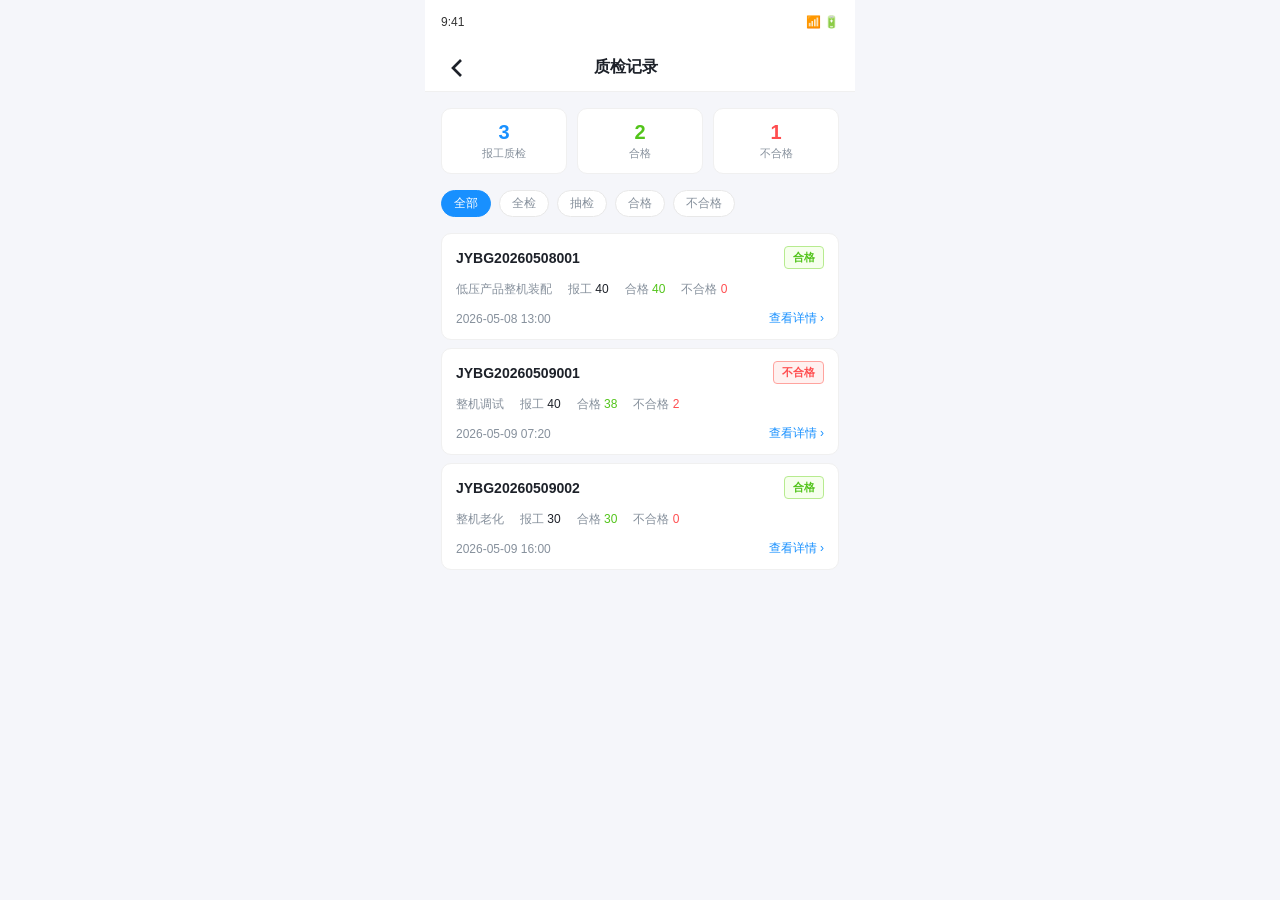
<file: mobile-quality.html>
<!DOCTYPE html>
<html lang="zh-CN">
<head>
<meta charset="UTF-8">
<meta name="viewport" content="width=device-width,initial-scale=1.0,maximum-scale=1.0,user-scalable=no">
<title>质检记录</title>
<link rel="stylesheet" href="mobile-common.css">
<style>
.qc-list{padding:0 16px}
.qc-item{background:#fff;border-radius:10px;margin-bottom:8px;border:1px solid #f0f0f0;overflow:hidden;cursor:pointer;transition:background .12s}
.qc-item:active{background:#fafafa}
.qci-row{display:flex;align-items:center;justify-content:space-between;padding:12px 14px}
.qci-row+.qci-row{border-top:1px solid #f7f7f7}
.qci-no{font-size:14px;font-weight:600;color:#1d2129}
.qci-result{padding:3px 8px;border-radius:4px;font-size:11px;font-weight:600}
.qci-result.pass{background:#f6ffed;color:#52c41a;border:1px solid #b7eb8f}
.qci-result.fail{background:#fff1f0;color:#ff4d4f;border:1px solid #ffa39e}
.qci-meta{display:flex;gap:16px;font-size:12px;color:#86909c;padding:0 14px 12px}
.qci-meta span{white-space:nowrap}
.qci-meta .num{color:#1d2129;font-weight:500}
.qci-meta .pass-num{color:#52c41a;font-weight:500}
.qci-meta .fail-num{color:#ff4d4f;font-weight:500}
</style>
</head>
<body>
<div class="phone-frame">
  <div class="status-bar"><span class="time">9:41</span><span>📶 🔋</span></div>
  <div class="nav-bar">
    <div class="back" onclick="location.href='mobile-overview.html'"><svg viewBox="0 0 24 24" fill="none" stroke="currentColor" stroke-width="2"><path d="M15 18l-6-6 6-6"/></svg></div>
    <div class="title">质检记录</div>
    <div class="action"></div>
  </div>

  <!-- 统计概览 -->
  <div style="display:flex;gap:10px;padding:16px">
    <div style="flex:1;background:#fff;border-radius:10px;padding:12px;text-align:center;border:1px solid #f0f0f0">
      <div style="font-size:20px;font-weight:700;color:#1890ff">3</div>
      <div style="font-size:11px;color:#86909c;margin-top:2px">报工质检</div>
    </div>
    <div style="flex:1;background:#fff;border-radius:10px;padding:12px;text-align:center;border:1px solid #f0f0f0">
      <div style="font-size:20px;font-weight:700;color:#52c41a">2</div>
      <div style="font-size:11px;color:#86909c;margin-top:2px">合格</div>
    </div>
    <div style="flex:1;background:#fff;border-radius:10px;padding:12px;text-align:center;border:1px solid #f0f0f0">
      <div style="font-size:20px;font-weight:700;color:#ff4d4f">1</div>
      <div style="font-size:11px;color:#86909c;margin-top:2px">不合格</div>
    </div>
  </div>

  <!-- 筛选标签 -->
  <div style="display:flex;gap:8px;padding:0 16px;margin-bottom:16px;overflow-x:auto">
    <span style="background:#1890ff;color:#fff;border-radius:16px;padding:4px 12px;font-size:12px;white-space:nowrap;border:1px solid #1890ff">全部</span>
    <span style="background:#fff;color:#86909c;border-radius:16px;padding:4px 12px;font-size:12px;white-space:nowrap;border:1px solid #e8e8e8">全检</span>
    <span style="background:#fff;color:#86909c;border-radius:16px;padding:4px 12px;font-size:12px;white-space:nowrap;border:1px solid #e8e8e8">抽检</span>
    <span style="background:#fff;color:#86909c;border-radius:16px;padding:4px 12px;font-size:12px;white-space:nowrap;border:1px solid #e8e8e8">合格</span>
    <span style="background:#fff;color:#86909c;border-radius:16px;padding:4px 12px;font-size:12px;white-space:nowrap;border:1px solid #e8e8e8">不合格</span>
  </div>

  <!-- 检验记录列表 -->
  <div class="qc-list">
    <!-- 记录1: 合格 -->
    <div class="qc-item" onclick="location.href='mobile-qc-detail.html'">
      <div class="qci-row">
        <span class="qci-no">JYBG20260508001</span>
        <span class="qci-result pass">合格</span>
      </div>
      <div class="qci-meta">
        <span>低压产品整机装配</span>
        <span>报工 <span class="num">40</span></span>
        <span>合格 <span class="pass-num">40</span></span>
        <span>不合格 <span class="fail-num">0</span></span>
      </div>
      <div class="qci-row" style="padding-top:0">
        <span style="font-size:12px;color:#86909c">2026-05-08 13:00</span>
        <span style="font-size:12px;color:#1890ff;font-weight:500">查看详情 ›</span>
      </div>
    </div>

    <!-- 记录2: 不合格 -->
    <div class="qc-item" onclick="location.href='mobile-qc-detail.html'">
      <div class="qci-row">
        <span class="qci-no">JYBG20260509001</span>
        <span class="qci-result fail">不合格</span>
      </div>
      <div class="qci-meta">
        <span>整机调试</span>
        <span>报工 <span class="num">40</span></span>
        <span>合格 <span class="pass-num">38</span></span>
        <span>不合格 <span class="fail-num">2</span></span>
      </div>
      <div class="qci-row" style="padding-top:0">
        <span style="font-size:12px;color:#86909c">2026-05-09 07:20</span>
        <span style="font-size:12px;color:#1890ff;font-weight:500">查看详情 ›</span>
      </div>
    </div>

    <!-- 记录3: 合格(抽检) -->
    <div class="qc-item" onclick="location.href='mobile-qc-detail.html'">
      <div class="qci-row">
        <span class="qci-no">JYBG20260509002</span>
        <span class="qci-result pass">合格</span>
      </div>
      <div class="qci-meta">
        <span>整机老化</span>
        <span>报工 <span class="num">30</span></span>
        <span>合格 <span class="pass-num">30</span></span>
        <span>不合格 <span class="fail-num">0</span></span>
      </div>
      <div class="qci-row" style="padding-top:0">
        <span style="font-size:12px;color:#86909c">2026-05-09 16:00</span>
        <span style="font-size:12px;color:#1890ff;font-weight:500">查看详情 ›</span>
      </div>
    </div>
  </div>

  <div class="bottom-safe"></div>
</div>
</body>
</html>
</file>
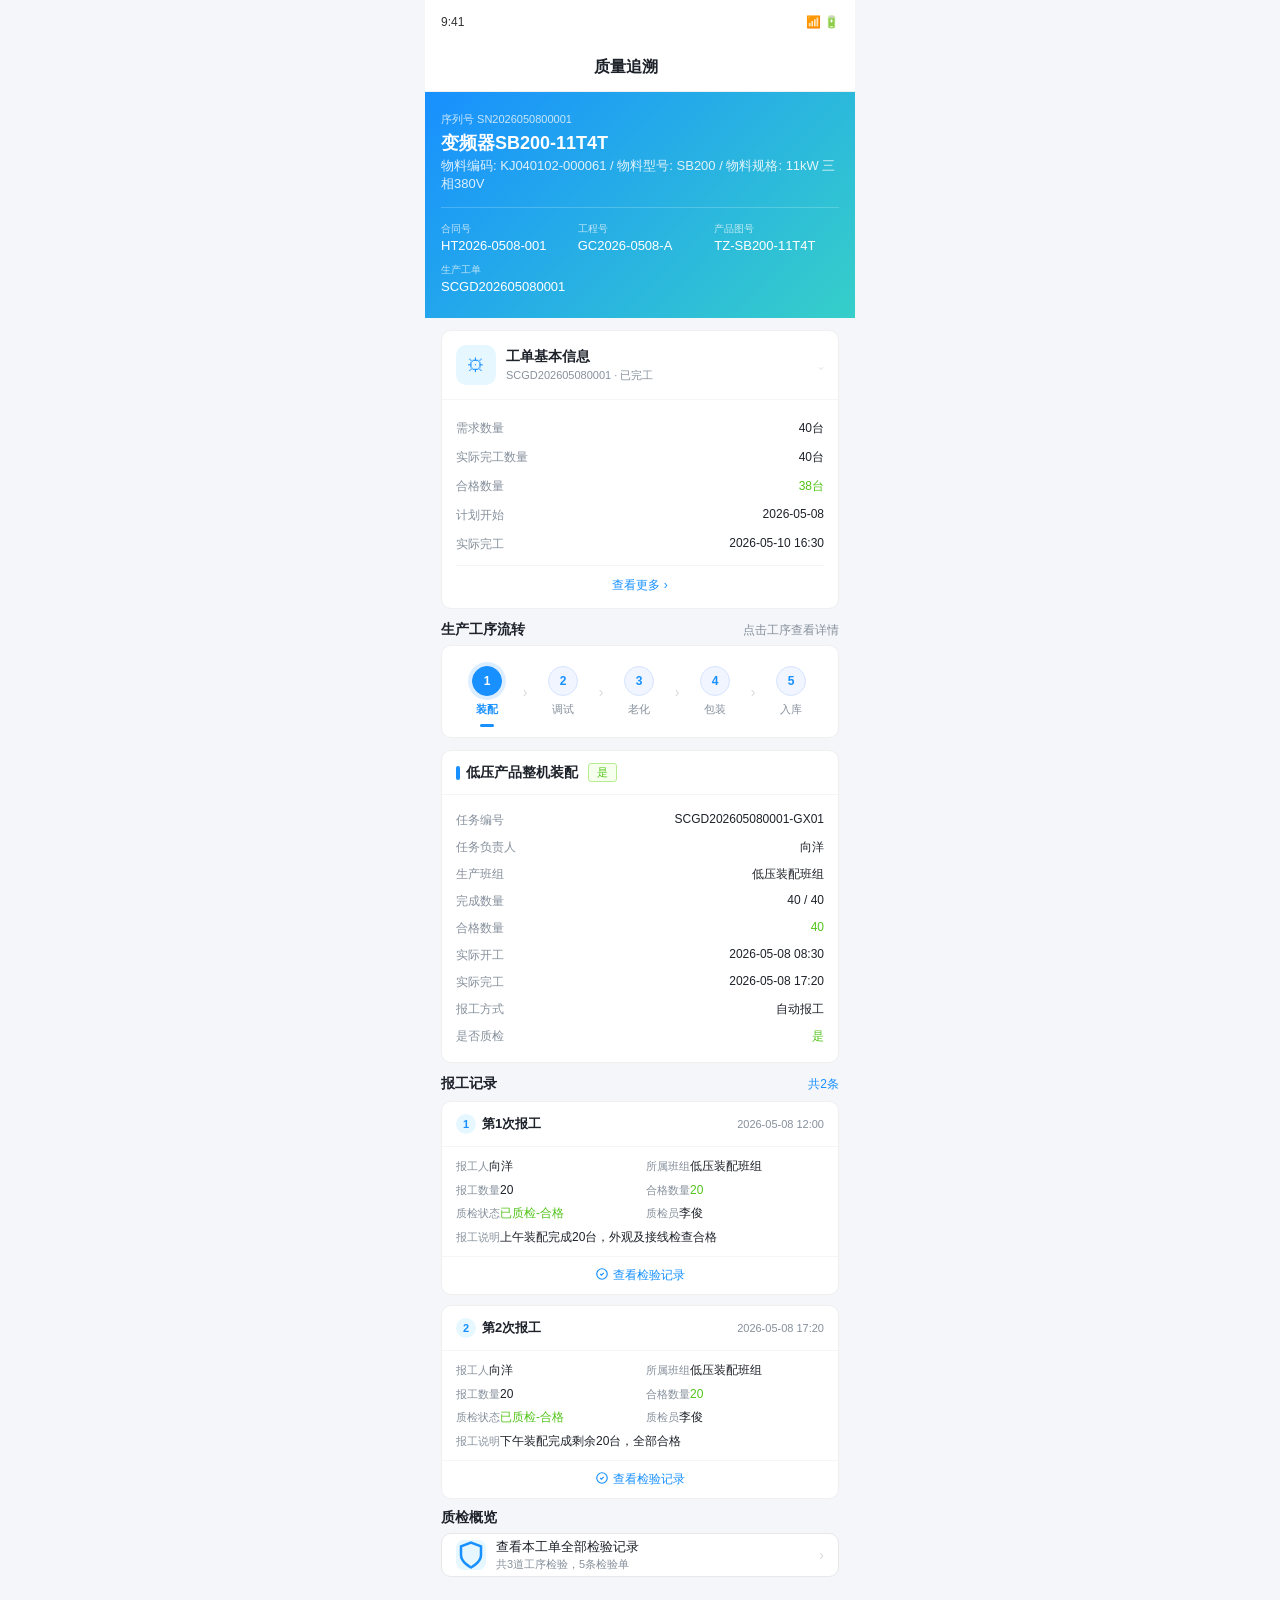
<file: mobile-scan.html>
<!DOCTYPE html>
<html lang="zh-CN">
<head>
<meta charset="UTF-8">
<meta name="viewport" content="width=device-width,initial-scale=1.0,maximum-scale=1.0,user-scalable=no">
<meta http-equiv="refresh" content="0;url=mobile-overview.html">
<title>跳转中...</title>
</head>
<body>
<script>location.replace('mobile-overview.html');</script>
<p style="font-family:'PingFang SC','Microsoft YaHei',sans-serif;text-align:center;margin-top:40px;color:#86909c">已合并到追溯首页，正在跳转... <a href="mobile-overview.html">点击此处</a></p>
</body>
</html>
</file>
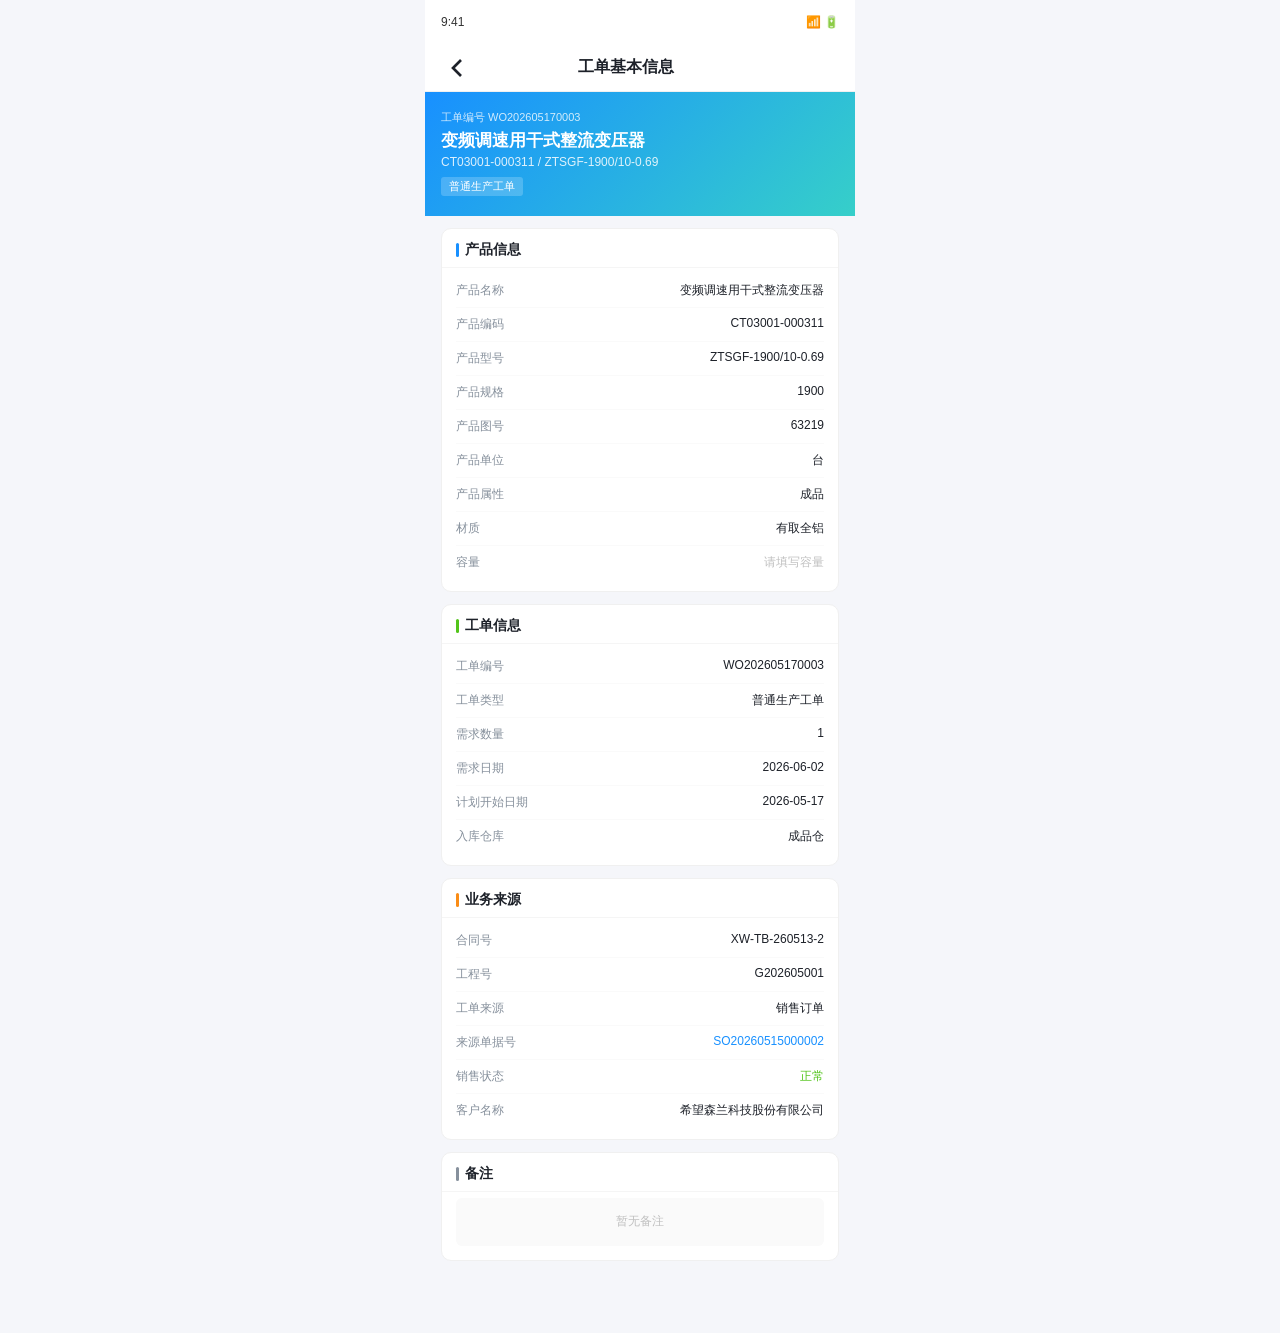
<file: mobile-wo-detail.html>
<!DOCTYPE html>
<html lang="zh-CN">
<head>
<meta charset="UTF-8">
<meta name="viewport" content="width=device-width,initial-scale=1.0,maximum-scale=1.0,user-scalable=no">
<title>工单基本信息</title>
<link rel="stylesheet" href="mobile-common.css">
<style>
.wo-summary{background:linear-gradient(135deg,#1890ff 0%,#36cfc9 100%);padding:18px 16px 20px;color:#fff}
.wo-no{font-size:11px;opacity:.8;margin-bottom:4px}
.wo-product{font-size:17px;font-weight:700;margin-bottom:3px}
.wo-meta{font-size:12px;opacity:.85}
.wo-tag{display:inline-block;background:rgba(255,255,255,.2);padding:2px 8px;border-radius:3px;font-size:11px;margin-top:8px}

.wo-card{background:#fff;border-radius:10px;margin:12px 16px;border:1px solid #f0f0f0;overflow:hidden}
.wo-card-hd{padding:12px 14px 8px;border-bottom:1px solid #f5f5f5;font-size:14px;font-weight:600;color:#1d2129;display:flex;align-items:center;gap:6px}
.wo-card-hd .dot{display:inline-block;width:3px;height:14px;border-radius:2px;background:#1890ff}
.wo-card-bd{padding:6px 14px 12px}
.wo-row{display:flex;justify-content:space-between;align-items:flex-start;padding:8px 0;border-bottom:1px solid #fafafa}
.wo-row:last-child{border-bottom:none}
.wo-label{color:#86909c;font-size:12px;white-space:nowrap;margin-right:10px;flex-shrink:0}
.wo-value{color:#1d2129;font-size:12px;text-align:right;font-weight:500;flex:1;word-break:break-all}
.wo-value.muted{color:#c0c0c0;font-weight:400}
.wo-value.blue{color:#1890ff}
.wo-value.green{color:#52c41a}

.wo-remark{padding:6px 14px 14px}
.wo-remark-box{background:#fafafa;border-radius:6px;padding:10px 12px;font-size:12px;color:#1d2129;line-height:1.6;min-height:48px}
.wo-remark-box.empty{color:#c0c0c0;text-align:center;padding:14px 12px}
</style>
</head>
<body>
<div class="phone-frame">
  <div class="status-bar"><span class="time">9:41</span><span>📶 🔋</span></div>
  <div class="nav-bar">
    <div class="back" onclick="location.href='mobile-overview.html'"><svg viewBox="0 0 24 24" fill="none" stroke="currentColor" stroke-width="2"><path d="M15 18l-6-6 6-6"/></svg></div>
    <div class="title">工单基本信息</div>
    <div class="action"></div>
  </div>

  <!-- 工单摘要头 -->
  <div class="wo-summary">
    <div class="wo-no">工单编号 WO202605170003</div>
    <div class="wo-product">变频调速用干式整流变压器</div>
    <div class="wo-meta">CT03001-000311 / ZTSGF-1900/10-0.69</div>
    <span class="wo-tag">普通生产工单</span>
  </div>

  <!-- 产品信息 -->
  <div class="wo-card">
    <div class="wo-card-hd"><span class="dot"></span>产品信息</div>
    <div class="wo-card-bd">
      <div class="wo-row"><span class="wo-label">产品名称</span><span class="wo-value">变频调速用干式整流变压器</span></div>
      <div class="wo-row"><span class="wo-label">产品编码</span><span class="wo-value">CT03001-000311</span></div>
      <div class="wo-row"><span class="wo-label">产品型号</span><span class="wo-value">ZTSGF-1900/10-0.69</span></div>
      <div class="wo-row"><span class="wo-label">产品规格</span><span class="wo-value">1900</span></div>
      <div class="wo-row"><span class="wo-label">产品图号</span><span class="wo-value">63219</span></div>
      <div class="wo-row"><span class="wo-label">产品单位</span><span class="wo-value">台</span></div>
      <div class="wo-row"><span class="wo-label">产品属性</span><span class="wo-value">成品</span></div>
      <div class="wo-row"><span class="wo-label">材质</span><span class="wo-value">有取全铝</span></div>
      <div class="wo-row"><span class="wo-label">容量</span><span class="wo-value muted">请填写容量</span></div>
    </div>
  </div>

  <!-- 工单信息 -->
  <div class="wo-card">
    <div class="wo-card-hd"><span class="dot" style="background:#52c41a"></span>工单信息</div>
    <div class="wo-card-bd">
      <div class="wo-row"><span class="wo-label">工单编号</span><span class="wo-value">WO202605170003</span></div>
      <div class="wo-row"><span class="wo-label">工单类型</span><span class="wo-value">普通生产工单</span></div>
      <div class="wo-row"><span class="wo-label">需求数量</span><span class="wo-value">1</span></div>
      <div class="wo-row"><span class="wo-label">需求日期</span><span class="wo-value">2026-06-02</span></div>
      <div class="wo-row"><span class="wo-label">计划开始日期</span><span class="wo-value">2026-05-17</span></div>
      <div class="wo-row"><span class="wo-label">入库仓库</span><span class="wo-value">成品仓</span></div>
    </div>
  </div>

  <!-- 业务来源 -->
  <div class="wo-card">
    <div class="wo-card-hd"><span class="dot" style="background:#fa8c16"></span>业务来源</div>
    <div class="wo-card-bd">
      <div class="wo-row"><span class="wo-label">合同号</span><span class="wo-value">XW-TB-260513-2</span></div>
      <div class="wo-row"><span class="wo-label">工程号</span><span class="wo-value">G202605001</span></div>
      <div class="wo-row"><span class="wo-label">工单来源</span><span class="wo-value">销售订单</span></div>
      <div class="wo-row"><span class="wo-label">来源单据号</span><span class="wo-value blue">SO20260515000002</span></div>
      <div class="wo-row"><span class="wo-label">销售状态</span><span class="wo-value green">正常</span></div>
      <div class="wo-row"><span class="wo-label">客户名称</span><span class="wo-value">希望森兰科技股份有限公司</span></div>
    </div>
  </div>

  <!-- 备注 -->
  <div class="wo-card">
    <div class="wo-card-hd"><span class="dot" style="background:#86909c"></span>备注</div>
    <div class="wo-remark">
      <div class="wo-remark-box empty">暂无备注</div>
    </div>
  </div>

  <div class="bottom-safe"></div>
</div>
</body>
</html>
</file>
<file: mobile-common.css>
*{margin:0;padding:0;box-sizing:border-box}
html,body{height:100%}
body{font-family:PingFang SC,Microsoft YaHei,sans-serif;background:#f5f6fa;color:#1d2129;font-size:14px}
.phone-frame{max-width:430px;margin:0 auto;min-height:100vh;background:#f5f6fa;position:relative;overflow-x:hidden}
.status-bar{height:44px;background:#fff;display:flex;align-items:center;justify-content:space-between;padding:0 16px;font-size:12px;color:#333;position:sticky;top:0;z-index:100}
.nav-bar{height:48px;background:#fff;display:flex;align-items:center;padding:0 16px;border-bottom:1px solid #f0f0f0;position:sticky;top:44px;z-index:99}
.nav-bar .back{width:32px;height:32px;display:flex;align-items:center;justify-content:center;cursor:pointer;border-radius:50%}
.nav-bar .title{flex:1;text-align:center;font-size:16px;font-weight:600;color:#1d2129}
.nav-bar .action{width:60px;display:flex;align-items:center;justify-content:flex-end;cursor:pointer;font-size:12px;color:#1890ff}
.scan-page{display:flex;flex-direction:column;align-items:center;padding:40px 24px 0}
.scan-logo{width:56px;height:56px;border-radius:16px;background:linear-gradient(135deg,#1890ff,#36cfc9);display:flex;align-items:center;justify-content:center;margin-bottom:16px;box-shadow:0 4px 16px rgba(24,144,255,0.3)}
.scan-title{font-size:18px;font-weight:700;margin-bottom:6px}
.scan-desc{font-size:13px;color:#86909c;margin-bottom:32px}
.scan-frame{width:260px;height:260px;border-radius:16px;position:relative;margin-bottom:32px;background:rgba(0,0,0,0.02)}
.scan-frame .corner{position:absolute;width:28px;height:28px;border-color:#1890ff;border-style:solid;border-width:0}
.scan-frame .corner.tl{top:0;left:0;border-top-width:3px;border-left-width:3px;border-top-left-radius:12px}
.scan-frame .corner.tr{top:0;right:0;border-top-width:3px;border-right-width:3px;border-top-right-radius:12px}
.scan-frame .corner.bl{bottom:0;left:0;border-bottom-width:3px;border-left-width:3px;border-bottom-left-radius:12px}
.scan-frame .corner.br{bottom:0;right:0;border-bottom-width:3px;border-right-width:3px;border-bottom-right-radius:12px}
.scan-line{position:absolute;left:12px;right:12px;height:2px;background:linear-gradient(90deg,transparent,#1890ff,transparent);animation:scanMove 2s ease-in-out infinite;top:50%}
@keyframes scanMove{0%,100%{top:12px}50%{top:calc(100% - 12px)}}
.scan-tips{text-align:center;font-size:12px;color:#86909c;margin-bottom:24px}
.scan-actions{display:flex;gap:24px}
.scan-btn{display:flex;flex-direction:column;align-items:center;gap:6px;cursor:pointer}
.scan-btn .sb-icon{width:52px;height:52px;border-radius:50%;background:#fff;border:1px solid #e8e8e8;display:flex;align-items:center;justify-content:center}
.scan-btn .sb-text{font-size:11px;color:#86909c}
.manual-input{width:100%;margin-top:32px;padding:0 8px}
.manual-input .mi-row{display:flex;gap:10px}
.manual-input input{flex:1;height:44px;border:1px solid #e8e8e8;border-radius:8px;padding:0 14px;font-size:14px;outline:none;background:#fff}
.manual-input input:focus{border-color:#1890ff}
.manual-input .mi-btn{height:44px;padding:0 20px;background:#1890ff;color:#fff;border:none;border-radius:8px;font-size:14px;font-weight:500;cursor:pointer;white-space:nowrap}
.history-section{width:100%;margin-top:24px;padding:0 8px}
.history-hd{display:flex;justify-content:space-between;align-items:center;margin-bottom:12px}
.history-hd h3{font-size:14px;font-weight:600}
.history-hd .clear{font-size:12px;color:#86909c;cursor:pointer}
.history-item{display:flex;align-items:center;gap:12px;padding:12px;background:#fff;border-radius:10px;margin-bottom:8px;cursor:pointer}
.history-item .hi-icon{width:36px;height:36px;border-radius:8px;background:#e6f7ff;display:flex;align-items:center;justify-content:center;flex-shrink:0}
.history-item .hi-info{flex:1;min-width:0}
.history-item .hi-code{font-size:13px;font-weight:500;overflow:hidden;text-overflow:ellipsis;white-space:nowrap}
.history-item .hi-meta{font-size:11px;color:#86909c;margin-top:2px}
.product-header{background:linear-gradient(135deg,#1890ff 0%,#36cfc9 100%);padding:20px 16px 24px;color:#fff}
.product-sn{font-size:11px;opacity:.75;margin-bottom:4px}
.product-name{font-size:18px;font-weight:700;margin-bottom:2px}
.product-model{font-size:13px;opacity:.85}
.product-meta{display:flex;gap:16px;margin-top:14px;padding-top:14px;border-top:1px solid rgba(255,255,255,0.2)}
.pm-item{display:flex;flex-direction:column;gap:2px}
.pm-item .pm-label{font-size:10px;opacity:.7}
.pm-item .pm-value{font-size:13px;font-weight:500}
.product-status{display:flex;gap:10px;padding:0 16px;margin-top:-14px;margin-bottom:16px}
.ps-card{flex:1;background:#fff;border-radius:10px;padding:14px 12px;box-shadow:0 2px 8px rgba(0,0,0,0.06);text-align:center}
.ps-card .ps-icon{width:32px;height:32px;border-radius:8px;display:flex;align-items:center;justify-content:center;margin:0 auto 6px;font-size:16px}
.ps-card .ps-val{font-size:18px;font-weight:700;color:#1d2129}
.ps-card .ps-label{font-size:11px;color:#86909c;margin-top:2px}
.quick-nav{display:flex;gap:10px;padding:0 16px;margin-bottom:16px}
.qn-item{flex:1;background:#fff;border-radius:10px;padding:14px 10px;text-align:center;cursor:pointer;border:1px solid #f0f0f0}
.qn-item .qn-icon{width:36px;height:36px;border-radius:10px;display:flex;align-items:center;justify-content:center;margin:0 auto 8px;font-size:18px}
.qn-item .qn-text{font-size:12px;font-weight:500;color:#1d2129}
.qn-item .qn-desc{font-size:10px;color:#86909c;margin-top:2px}
.section-title{font-size:14px;font-weight:600;padding:0 16px;margin-bottom:12px;display:flex;align-items:center;justify-content:space-between}
.section-title .st-more{font-size:12px;color:#1890ff;font-weight:400;cursor:pointer}
.m-timeline{padding:0 16px 16px}
.mtl-item{display:flex;gap:12px;position:relative;padding-bottom:20px}
.mtl-item:last-child{padding-bottom:0}
.mtl-item::before{content:"";position:absolute;left:15px;top:34px;bottom:0;width:1.5px;background:#e8e8e8}
.mtl-item:last-child::before{display:none}
.mtl-dot{width:32px;height:32px;border-radius:50%;display:flex;align-items:center;justify-content:center;flex-shrink:0;font-size:14px;position:relative;z-index:1}
.mtl-dot.blue{background:#e6f7ff;color:#1890ff}
.mtl-dot.green{background:#f6ffed;color:#52c41a}
.mtl-dot.orange{background:#fff7e6;color:#fa8c16}
.mtl-dot.red{background:#fff1f0;color:#ff4d4f}
.mtl-dot.purple{background:#f9f0ff;color:#722ed1}
.mtl-content{flex:1;background:#fff;border-radius:10px;padding:12px 14px;border:1px solid #f0f0f0;cursor:pointer}
.mtl-title{font-size:13px;font-weight:600;color:#1d2129;margin-bottom:4px;display:flex;align-items:center;justify-content:space-between}
.mtl-desc{font-size:12px;color:#86909c;line-height:1.5}
.mtl-tags{display:flex;gap:4px;flex-wrap:wrap;margin-top:6px}
.mtl-tag{padding:1px 6px;border-radius:3px;font-size:10px}
.mtl-tag.blue{background:#e6f7ff;color:#1890ff}
.mtl-tag.green{background:#f6ffed;color:#52c41a}
.mtl-tag.orange{background:#fff7e6;color:#fa8c16}
.mtl-tag.red{background:#fff1f0;color:#ff4d4f}
.process-card{background:#fff;border-radius:10px;margin:0 16px 12px;border:1px solid #f0f0f0;overflow:hidden;cursor:pointer}
.pc-header{padding:14px;display:flex;align-items:center;gap:10px;border-bottom:1px solid #f5f5f5}
.pc-header .pc-icon{width:40px;height:40px;border-radius:10px;display:flex;align-items:center;justify-content:center;font-size:18px;flex-shrink:0}
.pc-header .pc-info{flex:1}
.pc-header .pc-name{font-size:14px;font-weight:600}
.pc-header .pc-sub{font-size:11px;color:#86909c;margin-top:2px}
.pc-header .pc-arrow{color:#d9d9d9;font-size:14px}
.pc-body{padding:14px}
.pc-row{display:flex;justify-content:space-between;padding:6px 0}
.pc-row .pc-label{font-size:12px;color:#86909c}
.pc-row .pc-value{font-size:12px;color:#1d2129;font-weight:500;text-align:right}
.process-flow{display:flex;align-items:center;gap:0;overflow-x:auto;padding:16px;margin:0 16px 12px;background:#fff;border-radius:10px;border:1px solid #f0f0f0}
.process-flow::-webkit-scrollbar{display:none}
.pf-step{flex-shrink:0;text-align:center;padding:6px 12px}
.pf-step .pf-circle{width:28px;height:28px;border-radius:50%;margin:0 auto 4px;display:flex;align-items:center;justify-content:center;font-size:12px;font-weight:600}
.pf-step.done .pf-circle{background:#52c41a;color:#fff}
.pf-step.current .pf-circle{background:#1890ff;color:#fff;box-shadow:0 0 0 3px rgba(24,144,255,0.2)}
.pf-step.pending .pf-circle{background:#f0f0f0;color:#999}
.pf-step .pf-name{font-size:10px;color:#86909c;white-space:nowrap}
.pf-step.done .pf-name{color:#52c41a}
.pf-step.current .pf-name{color:#1890ff;font-weight:500}
.pf-arrow{flex-shrink:0;width:20px;color:#d9d9d9;font-size:12px;text-align:center}
.report-list{padding:0 16px}
.report-item{background:#fff;border-radius:10px;padding:14px;margin-bottom:10px;border:1px solid #f0f0f0}
.ri-top{display:flex;justify-content:space-between;align-items:center;margin-bottom:8px}
.ri-grid{display:grid;grid-template-columns:1fr 1fr;gap:6px 12px}
.ri-cell .ri-label{font-size:11px;color:#86909c}
.ri-cell .ri-val{font-size:12px;color:#1d2129;font-weight:500}
.qc-list{padding:0 16px}
.qc-item{background:#fff;border-radius:10px;margin-bottom:10px;border:1px solid #f0f0f0;overflow:hidden;cursor:pointer}
.qci-header{padding:14px}
.qci-top{display:flex;justify-content:space-between;align-items:center;margin-bottom:8px}
.qci-no{font-size:14px;font-weight:600;color:#1d2129}
.qci-result{padding:3px 8px;border-radius:4px;font-size:11px;font-weight:600}
.qci-result.pass{background:#f6ffed;color:#52c41a;border:1px solid #b7eb8f}
.qci-result.fail{background:#fff1f0;color:#ff4d4f;border:1px solid #ffa39e}
.qci-result.pending{background:#fff7e6;color:#fa8c16;border:1px solid #ffd591}
.qci-info{display:grid;grid-template-columns:1fr 1fr;gap:4px 12px}
.qci-cell .qci-label{font-size:11px;color:#86909c}
.qci-cell .qci-val{font-size:12px;color:#1d2129}
.qci-footer{display:flex;border-top:1px solid #f5f5f5}
.qci-footer .qci-btn{flex:1;padding:10px;text-align:center;font-size:12px;color:#1890ff;cursor:pointer;border-right:1px solid #f5f5f5}
.qci-footer .qci-btn:last-child{border-right:none}
.qci-footer .qci-btn.warn{color:#fa8c16}
.detail-section{padding:0 16px;margin-bottom:12px}
.detail-card{background:#fff;border-radius:10px;border:1px solid #f0f0f0;overflow:hidden}
.dc-title{font-size:13px;font-weight:600;padding:14px 14px 10px;border-bottom:1px solid #f5f5f5}
.dc-body{padding:14px}
.dc-row{display:flex;justify-content:space-between;padding:6px 0}
.dc-row .dc-label{font-size:12px;color:#86909c;flex-shrink:0}
.dc-row .dc-val{font-size:12px;color:#1d2129;font-weight:500;text-align:right}
.ii-card{background:#fff;border-radius:10px;border:1px solid #f0f0f0;margin-bottom:10px;padding:14px}
.ii-header{display:flex;justify-content:space-between;align-items:center;margin-bottom:10px}
.ii-name{font-size:13px;font-weight:600}
.ii-result{padding:2px 8px;border-radius:4px;font-size:11px;font-weight:600}
.ii-result.pass{background:#f6ffed;color:#52c41a}
.ii-result.fail{background:#fff1f0;color:#ff4d4f}
.ii-detail{display:grid;grid-template-columns:1fr 1fr;gap:4px 12px}
.ii-cell .ii-label{font-size:11px;color:#86909c}
.ii-cell .ii-val{font-size:12px;color:#1d2129}
.attach-section{padding:0 16px;margin-bottom:16px}
.attach-item{display:flex;align-items:center;gap:10px;padding:10px;background:#fff;border-radius:8px;margin-bottom:6px;border:1px solid #f0f0f0}
.attach-icon{width:36px;height:36px;border-radius:6px;display:flex;align-items:center;justify-content:center;font-size:16px;flex-shrink:0}
.attach-info{flex:1;min-width:0}
.attach-name{font-size:12px;color:#1d2129;overflow:hidden;text-overflow:ellipsis;white-space:nowrap}
.attach-size{font-size:11px;color:#86909c}
.nc-card{background:#fff;border-radius:10px;border:1px solid #f0f0f0;margin:0 16px 12px;padding:14px}
.nc-header{display:flex;align-items:center;gap:8px;margin-bottom:10px}
.nc-badge{padding:3px 8px;border-radius:4px;font-size:11px;font-weight:600;background:#fff1f0;color:#ff4d4f}
.nc-body{display:grid;grid-template-columns:1fr 1fr;gap:6px 12px}
.nc-cell .nc-label{font-size:11px;color:#86909c}
.nc-cell .nc-val{font-size:12px;color:#1d2129;font-weight:500}
.bottom-tabs{position:fixed;bottom:0;left:50%;transform:translateX(-50%);width:100%;max-width:430px;background:#fff;border-top:1px solid #f0f0f0;display:flex;z-index:100}
.bt-item{flex:1;display:flex;flex-direction:column;align-items:center;padding:6px 0 8px;cursor:pointer}
.bt-item svg{width:22px;height:22px;margin-bottom:2px;color:#86909c}
.bt-item span{font-size:10px;color:#86909c}
.bt-item.active svg{color:#1890ff}
.bt-item.active span{color:#1890ff;font-weight:500}
.bottom-safe{height:60px}
.sign-row{display:flex;align-items:center;gap:8px;padding:5px 0}
.sign-avatar{width:24px;height:24px;border-radius:50%;background:#e6f7ff;display:flex;align-items:center;justify-content:center;font-size:11px;color:#1890ff;font-weight:600}
.sign-name{font-size:12px;color:#1d2129}
.sign-time{font-size:11px;color:#86909c;margin-left:auto}
</file>
